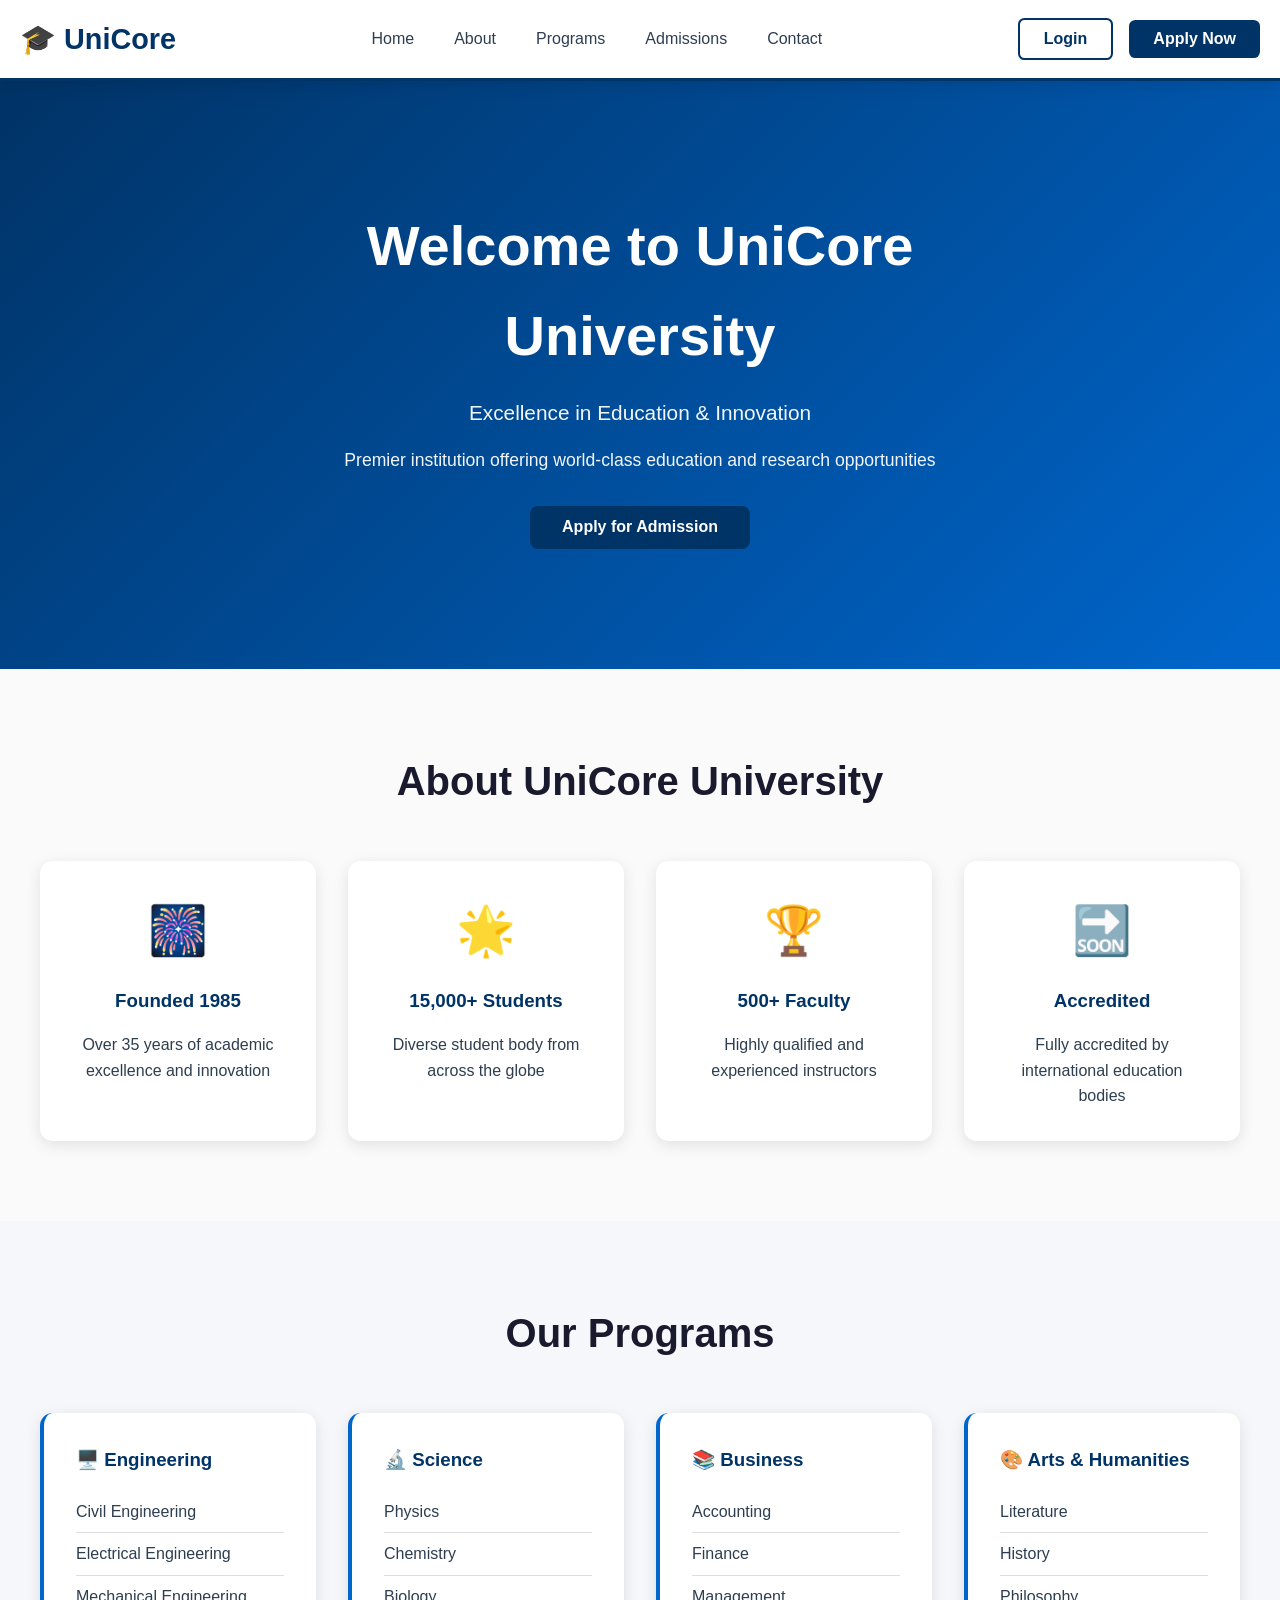
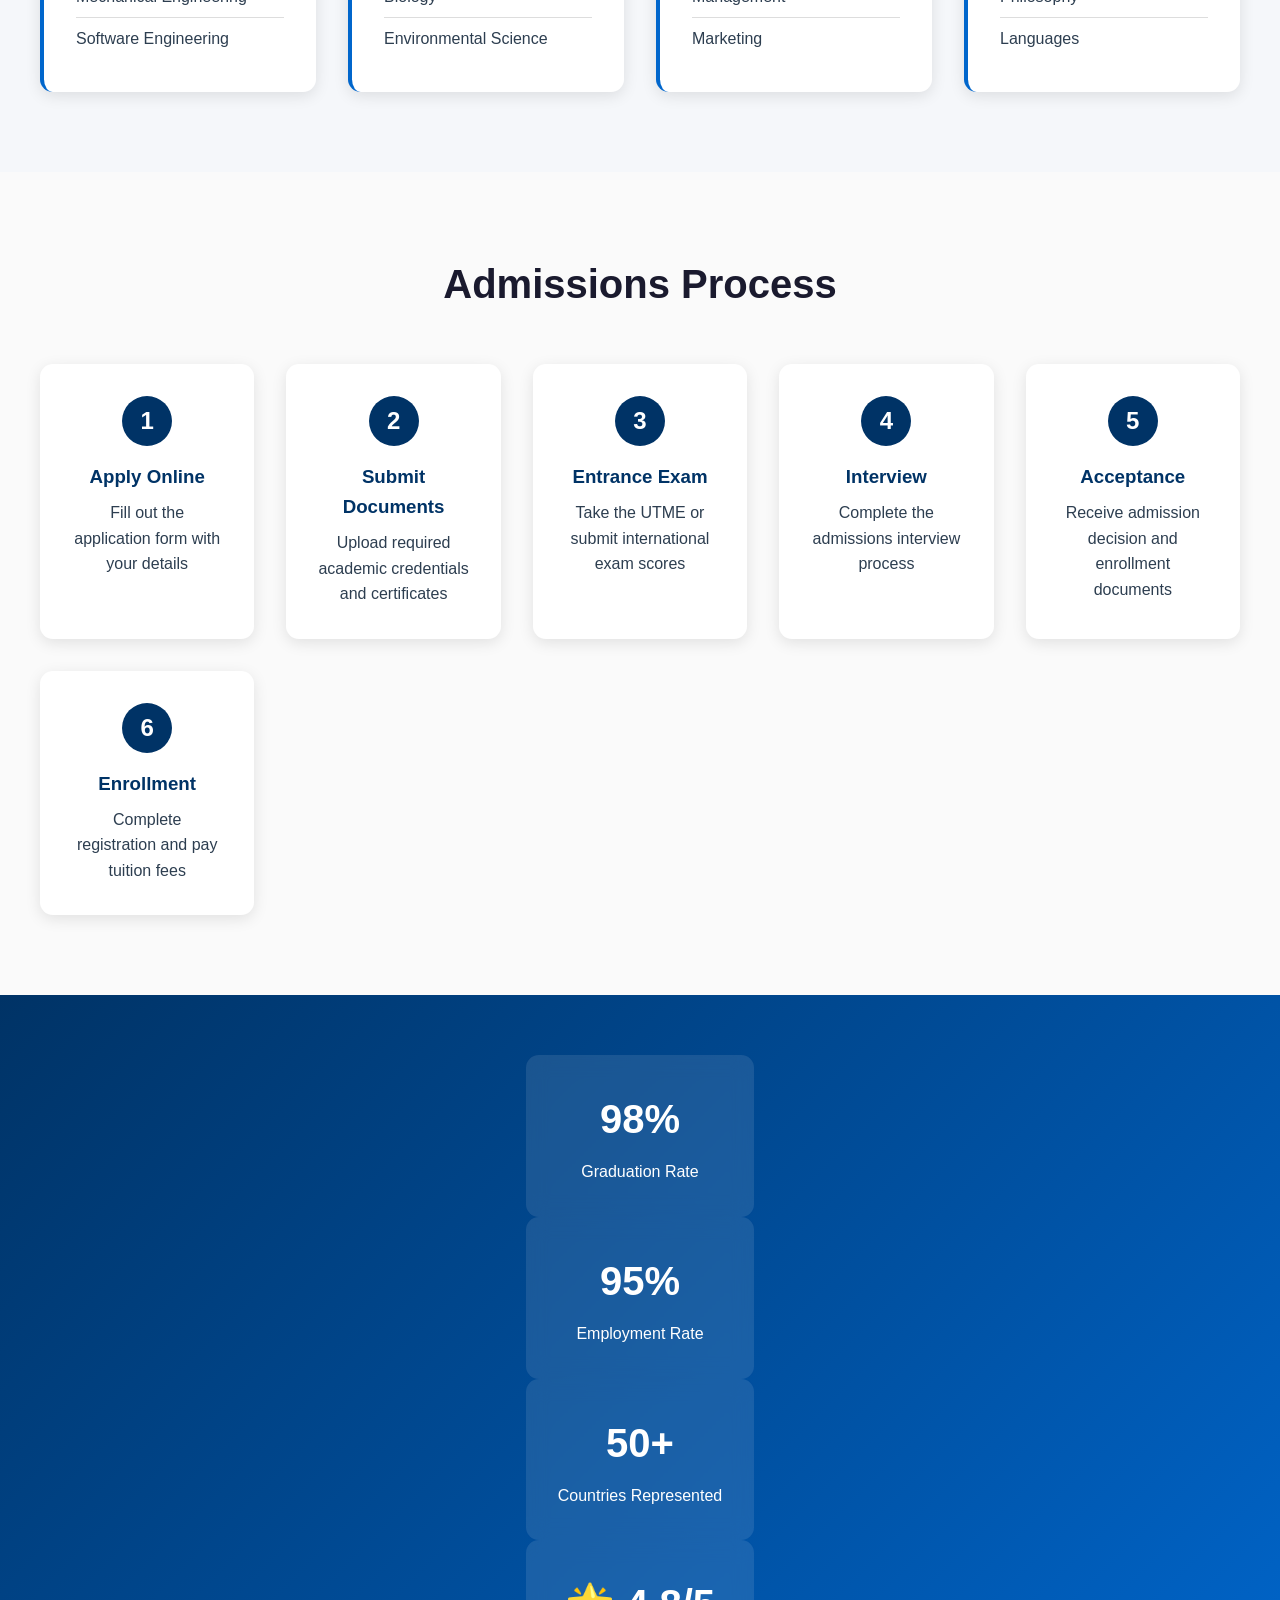
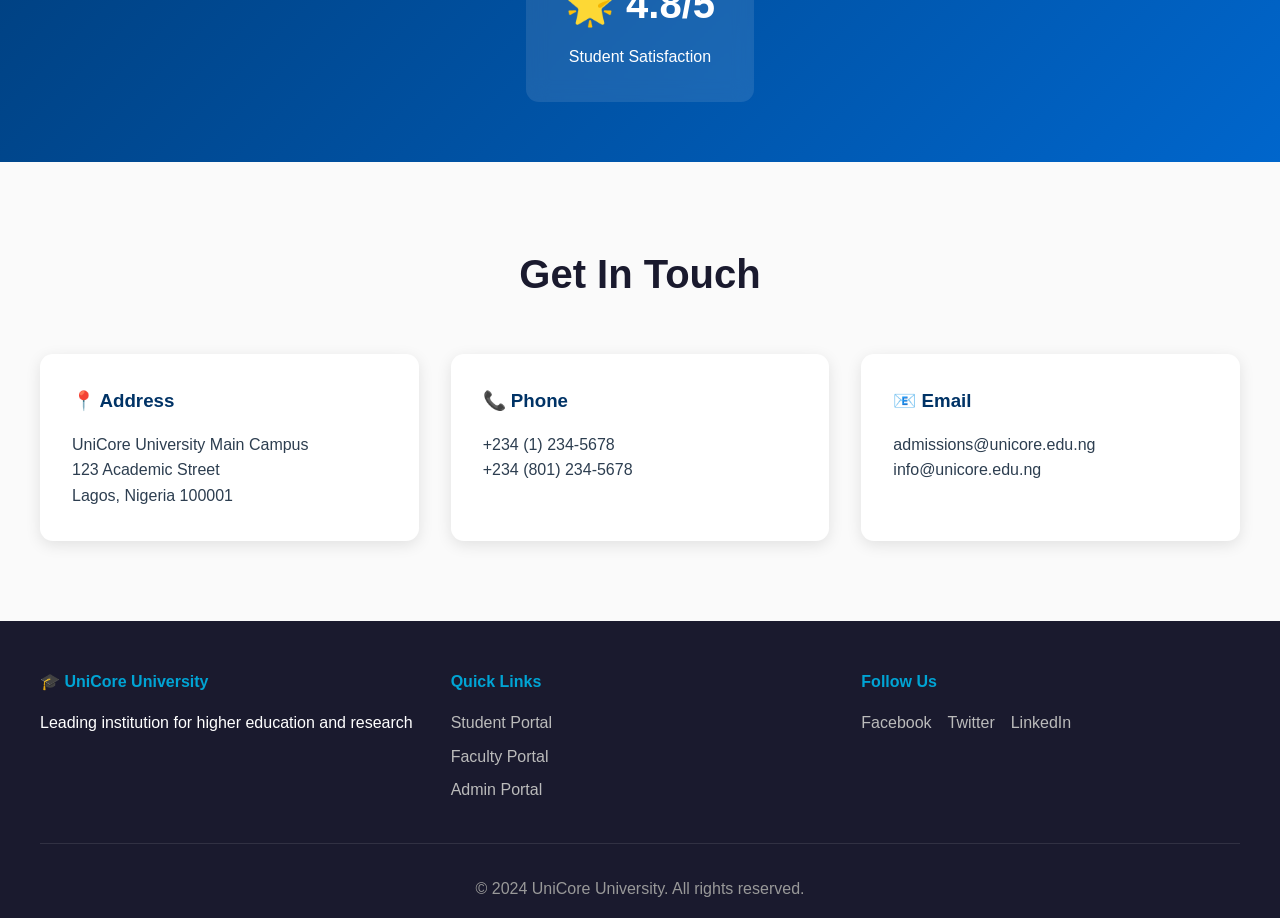
<file: index.html>
<!DOCTYPE html>
<html lang="en">
<head>
    <meta charset="UTF-8">
    <meta name="viewport" content="width=device-width, initial-scale=1.0">
    <title>UniCore - University Management System</title>
    <link rel="stylesheet" href="styles.css">
</head>
<body>
    <!-- Navigation -->
    <nav class="navbar">
        <div class="container">
            <div class="nav-brand">🎓 UniCore</div>
            <ul class="nav-links">
                <li><a href="index.html">Home</a></li>
                <li><a href="#about">About</a></li>
                <li><a href="#programs">Programs</a></li>
                <li><a href="#admissions">Admissions</a></li>
                <li><a href="#contact">Contact</a></li>
            </ul>
            <div class="nav-buttons">
                <button class="btn-login" onclick="openModal('loginModal')">Login</button>
                <button class="btn-signup" onclick="openModal('signupModal')">Apply Now</button>
            </div>
        </div>
    </nav>

    <!-- Hero Section -->
    <section class="hero">
        <div class="hero-content">
            <h1>Welcome to UniCore University</h1>
            <p>Excellence in Education & Innovation</p>
            <p class="hero-subtitle">Premier institution offering world-class education and research opportunities</p>
            <button class="btn-primary" onclick="openModal('signupModal')">Apply for Admission</button>
        </div>
    </section>

    <!-- About Section -->
    <section id="about" class="about-section">
        <div class="container">
            <h2>About UniCore University</h2>
            <div class="about-grid">
                <div class="about-card">
                    <div class="about-icon">🎆</div>
                    <h3>Founded 1985</h3>
                    <p>Over 35 years of academic excellence and innovation</p>
                </div>
                <div class="about-card">
                    <div class="about-icon">🌟</div>
                    <h3>15,000+ Students</h3>
                    <p>Diverse student body from across the globe</p>
                </div>
                <div class="about-card">
                    <div class="about-icon">🏆</div>
                    <h3>500+ Faculty</h3>
                    <p>Highly qualified and experienced instructors</p>
                </div>
                <div class="about-card">
                    <div class="about-icon">🔜</div>
                    <h3>Accredited</h3>
                    <p>Fully accredited by international education bodies</p>
                </div>
            </div>
        </div>
    </section>

    <!-- Programs Section -->
    <section id="programs" class="programs-section">
        <div class="container">
            <h2>Our Programs</h2>
            <div class="programs-grid">
                <div class="program-card">
                    <h3>🖥️ Engineering</h3>
                    <ul>
                        <li>Civil Engineering</li>
                        <li>Electrical Engineering</li>
                        <li>Mechanical Engineering</li>
                        <li>Software Engineering</li>
                    </ul>
                </div>
                <div class="program-card">
                    <h3>🔬 Science</h3>
                    <ul>
                        <li>Physics</li>
                        <li>Chemistry</li>
                        <li>Biology</li>
                        <li>Environmental Science</li>
                    </ul>
                </div>
                <div class="program-card">
                    <h3>📚 Business</h3>
                    <ul>
                        <li>Accounting</li>
                        <li>Finance</li>
                        <li>Management</li>
                        <li>Marketing</li>
                    </ul>
                </div>
                <div class="program-card">
                    <h3>🎨 Arts & Humanities</h3>
                    <ul>
                        <li>Literature</li>
                        <li>History</li>
                        <li>Philosophy</li>
                        <li>Languages</li>
                    </ul>
                </div>
            </div>
        </div>
    </section>

    <!-- Admissions Section -->
    <section id="admissions" class="admissions-section">
        <div class="container">
            <h2>Admissions Process</h2>
            <div class="steps-container">
                <div class="step">
                    <div class="step-number">1</div>
                    <h3>Apply Online</h3>
                    <p>Fill out the application form with your details</p>
                </div>
                <div class="step">
                    <div class="step-number">2</div>
                    <h3>Submit Documents</h3>
                    <p>Upload required academic credentials and certificates</p>
                </div>
                <div class="step">
                    <div class="step-number">3</div>
                    <h3>Entrance Exam</h3>
                    <p>Take the UTME or submit international exam scores</p>
                </div>
                <div class="step">
                    <div class="step-number">4</div>
                    <h3>Interview</h3>
                    <p>Complete the admissions interview process</p>
                </div>
                <div class="step">
                    <div class="step-number">5</div>
                    <h3>Acceptance</h3>
                    <p>Receive admission decision and enrollment documents</p>
                </div>
                <div class="step">
                    <div class="step-number">6</div>
                    <h3>Enrollment</h3>
                    <p>Complete registration and pay tuition fees</p>
                </div>
            </div>
        </div>
    </section>

    <!-- Quick Stats -->
    <section class="stats-section">
        <div class="container">
            <div class="stat-box">
                <h3>98%</h3>
                <p>Graduation Rate</p>
            </div>
            <div class="stat-box">
                <h3>95%</h3>
                <p>Employment Rate</p>
            </div>
            <div class="stat-box">
                <h3>50+</h3>
                <p>Countries Represented</p>
            </div>
            <div class="stat-box">
                <h3>🌟 4.8/5</h3>
                <p>Student Satisfaction</p>
            </div>
        </div>
    </section>

    <!-- Contact Section -->
    <section id="contact" class="contact-section">
        <div class="container">
            <h2>Get In Touch</h2>
            <div class="contact-grid">
                <div class="contact-info">
                    <h3>📍 Address</h3>
                    <p>UniCore University Main Campus<br>123 Academic Street<br>Lagos, Nigeria 100001</p>
                </div>
                <div class="contact-info">
                    <h3>📞 Phone</h3>
                    <p>+234 (1) 234-5678<br>+234 (801) 234-5678</p>
                </div>
                <div class="contact-info">
                    <h3>📧 Email</h3>
                    <p>admissions@unicore.edu.ng<br>info@unicore.edu.ng</p>
                </div>
            </div>
        </div>
    </section>

    <!-- Footer -->
    <footer class="footer">
        <div class="container">
            <div class="footer-content">
                <div class="footer-section">
                    <h4>🎓 UniCore University</h4>
                    <p>Leading institution for higher education and research</p>
                </div>
                <div class="footer-section">
                    <h4>Quick Links</h4>
                    <ul>
                        <li><a href="#">Student Portal</a></li>
                        <li><a href="#">Faculty Portal</a></li>
                        <li><a href="#">Admin Portal</a></li>
                    </ul>
                </div>
                <div class="footer-section">
                    <h4>Follow Us</h4>
                    <div class="social-links">
                        <a href="#">Facebook</a>
                        <a href="#">Twitter</a>
                        <a href="#">LinkedIn</a>
                    </div>
                </div>
            </div>
            <div class="footer-bottom">
                <p>&copy; 2024 UniCore University. All rights reserved.</p>
            </div>
        </div>
    </footer>

    <!-- Login Modal -->
    <div id="loginModal" class="modal">
        <div class="modal-content">
            <span class="close" onclick="closeModal('loginModal')">&times;</span>
            <h2>Portal Login</h2>
            <div class="role-selector">
                <button class="role-btn active" onclick="selectRole('student')">Student</button>
                <button class="role-btn" onclick="selectRole('faculty')">Faculty</button>
                <button class="role-btn" onclick="selectRole('admin')">Admin</button>
            </div>
            <form id="loginForm">
                <input type="text" placeholder="Matric Number / Staff ID" required>
                <input type="password" placeholder="Password" required>
                <button type="submit" class="btn-primary">Login</button>
            </form>
            <p class="forgot-password"><a href="#">Forgot Password?</a></p>
        </div>
    </div>

    <!-- Signup Modal -->
    <div id="signupModal" class="modal">
        <div class="modal-content">
            <span class="close" onclick="closeModal('signupModal')">&times;</span>
            <h2>Apply for Admission</h2>
            <form id="signupForm">
                <input type="text" placeholder="Full Name" required>
                <input type="email" placeholder="Email Address" required>
                <input type="tel" placeholder="Phone Number" required>
                <select required>
                    <option>-- Select Program --</option>
                    <option>Civil Engineering</option>
                    <option>Software Engineering</option>
                    <option>Business Administration</option>
                    <option>Computer Science</option>
                </select>
                <input type="password" placeholder="Create Password" required>
                <input type="password" placeholder="Confirm Password" required>
                <label><input type="checkbox" required> I agree to the Terms & Conditions</label>
                <button type="submit" class="btn-primary">Apply Now</button>
            </form>
        </div>
    </div>

    <script src="main.js"></script>
</body>
</html>
</file>
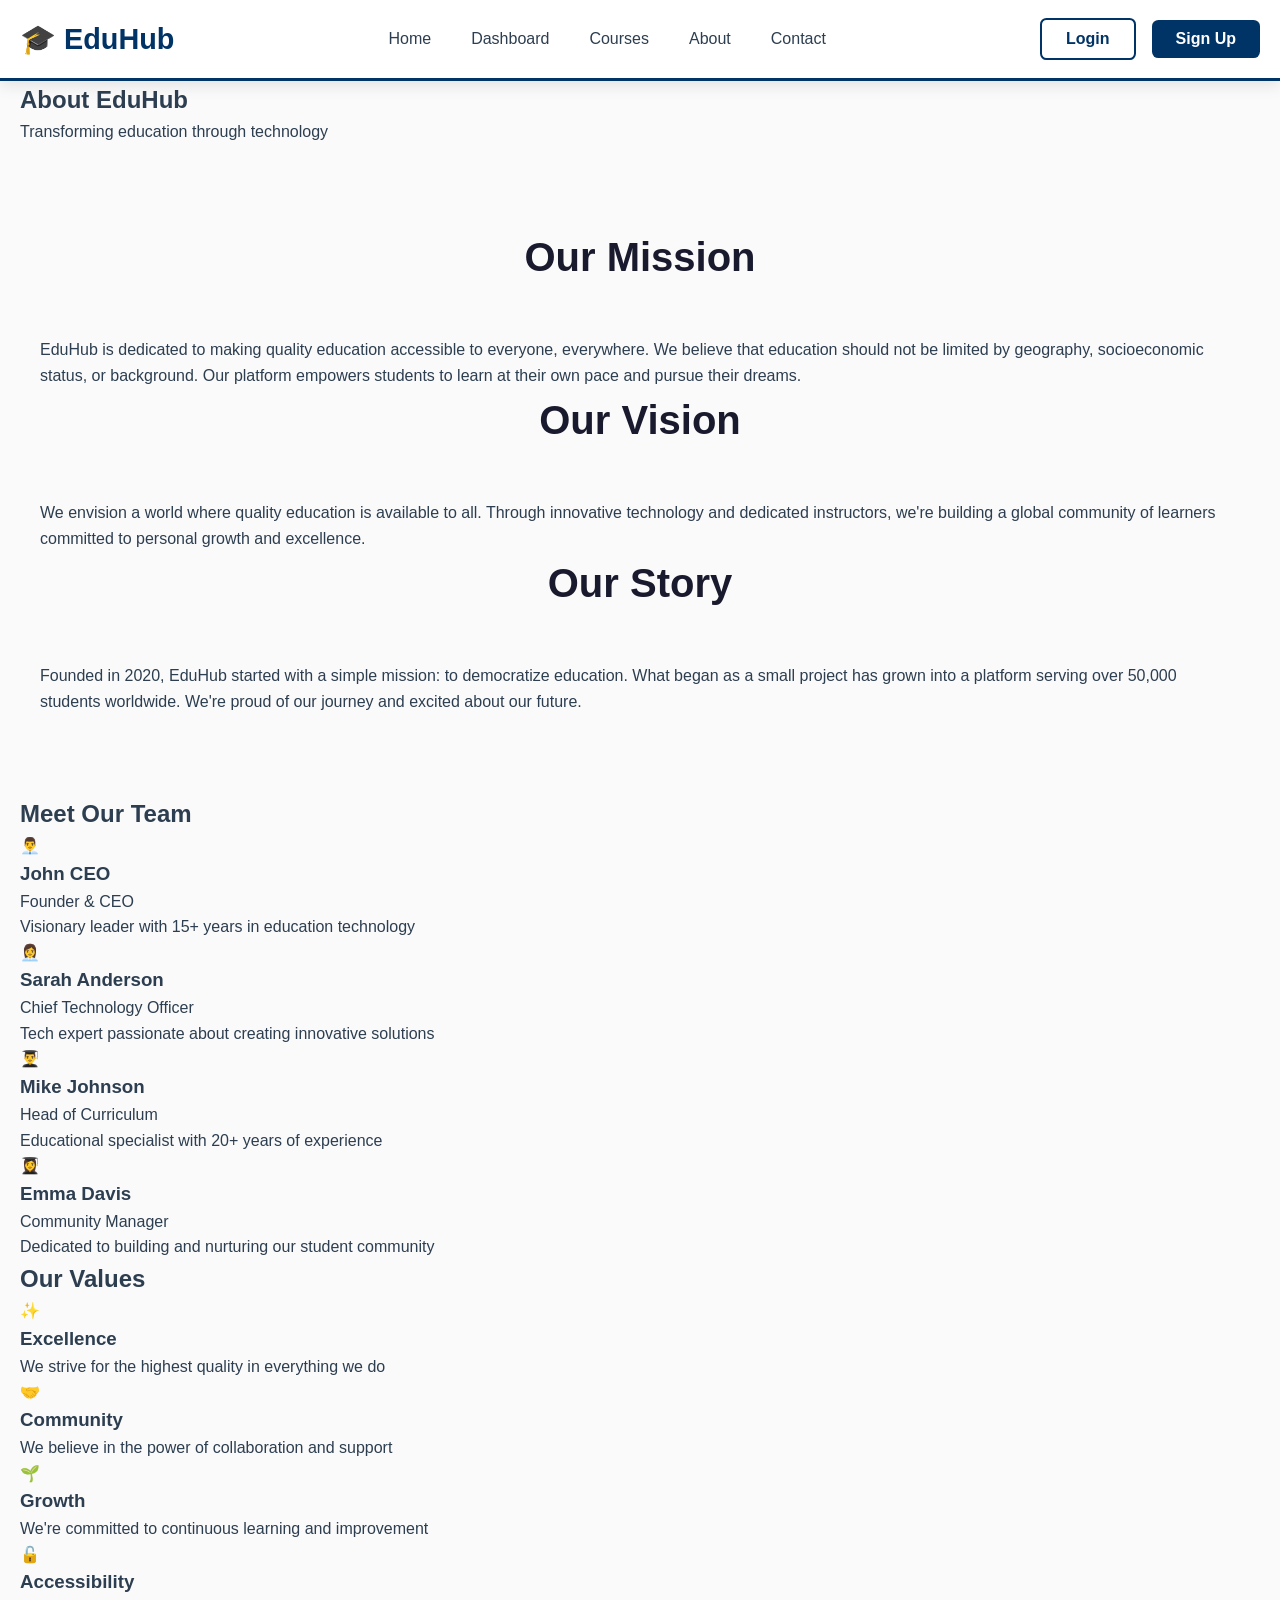
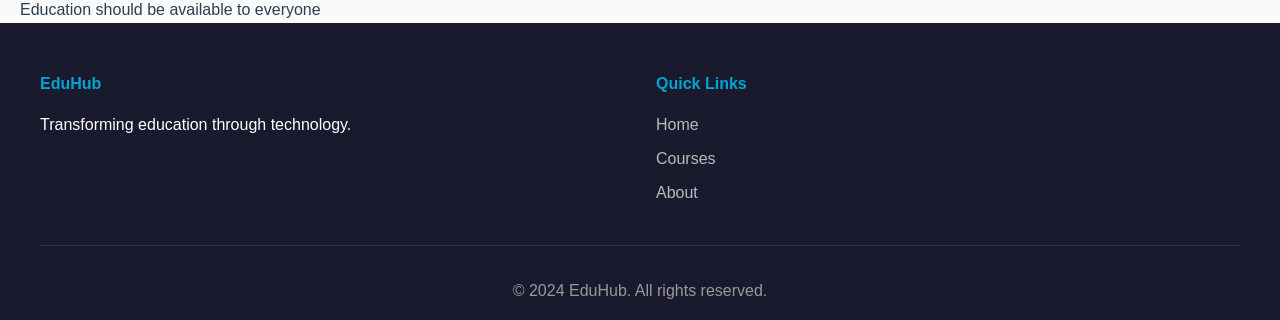
<file: about.html>
<!DOCTYPE html>
<html lang="en">
<head>
    <meta charset="UTF-8">
    <meta name="viewport" content="width=device-width, initial-scale=1.0">
    <title>About Us - EduHub</title>
    <link rel="stylesheet" href="styles.css">
</head>
<body>
    <!-- Navigation -->
    <nav class="navbar">
        <div class="container">
            <div class="nav-brand">🎓 EduHub</div>
            <ul class="nav-links">
                <li><a href="index.html">Home</a></li>
                <li><a href="dashboard.html">Dashboard</a></li>
                <li><a href="courses.html">Courses</a></li>
                <li><a href="about.html" class="active">About</a></li>
                <li><a href="contact.html">Contact</a></li>
            </ul>
            <div class="nav-buttons">
                <button class="btn-login" onclick="openModal('loginModal')">Login</button>
                <button class="btn-signup" onclick="openModal('signupModal')">Sign Up</button>
            </div>
        </div>
    </nav>

    <!-- Page Header -->
    <section class="page-header">
        <div class="container">
            <h1>About EduHub</h1>
            <p>Transforming education through technology</p>
        </div>
    </section>

    <!-- About Content -->
    <section class="about-section">
        <div class="container">
            <div class="about-content">
                <h2>Our Mission</h2>
                <p>EduHub is dedicated to making quality education accessible to everyone, everywhere. We believe that education should not be limited by geography, socioeconomic status, or background. Our platform empowers students to learn at their own pace and pursue their dreams.</p>
            </div>

            <div class="about-content">
                <h2>Our Vision</h2>
                <p>We envision a world where quality education is available to all. Through innovative technology and dedicated instructors, we're building a global community of learners committed to personal growth and excellence.</p>
            </div>

            <div class="about-content">
                <h2>Our Story</h2>
                <p>Founded in 2020, EduHub started with a simple mission: to democratize education. What began as a small project has grown into a platform serving over 50,000 students worldwide. We're proud of our journey and excited about our future.</p>
            </div>
        </div>
    </section>

    <!-- Team Section -->
    <section class="team-section">
        <div class="container">
            <h2>Meet Our Team</h2>
            <div class="team-grid">
                <div class="team-member">
                    <div class="member-avatar">👨‍💼</div>
                    <h3>John CEO</h3>
                    <p>Founder & CEO</p>
                    <p class="member-bio">Visionary leader with 15+ years in education technology</p>
                </div>
                <div class="team-member">
                    <div class="member-avatar">👩‍💼</div>
                    <h3>Sarah Anderson</h3>
                    <p>Chief Technology Officer</p>
                    <p class="member-bio">Tech expert passionate about creating innovative solutions</p>
                </div>
                <div class="team-member">
                    <div class="member-avatar">👨‍🎓</div>
                    <h3>Mike Johnson</h3>
                    <p>Head of Curriculum</p>
                    <p class="member-bio">Educational specialist with 20+ years of experience</p>
                </div>
                <div class="team-member">
                    <div class="member-avatar">👩‍🎓</div>
                    <h3>Emma Davis</h3>
                    <p>Community Manager</p>
                    <p class="member-bio">Dedicated to building and nurturing our student community</p>
                </div>
            </div>
        </div>
    </section>

    <!-- Values Section -->
    <section class="values-section">
        <div class="container">
            <h2>Our Values</h2>
            <div class="values-grid">
                <div class="value-card">
                    <div class="value-icon">✨</div>
                    <h3>Excellence</h3>
                    <p>We strive for the highest quality in everything we do</p>
                </div>
                <div class="value-card">
                    <div class="value-icon">🤝</div>
                    <h3>Community</h3>
                    <p>We believe in the power of collaboration and support</p>
                </div>
                <div class="value-card">
                    <div class="value-icon">🌱</div>
                    <h3>Growth</h3>
                    <p>We're committed to continuous learning and improvement</p>
                </div>
                <div class="value-card">
                    <div class="value-icon">🔓</div>
                    <h3>Accessibility</h3>
                    <p>Education should be available to everyone</p>
                </div>
            </div>
        </div>
    </section>

    <!-- Footer -->
    <footer class="footer">
        <div class="container">
            <div class="footer-content">
                <div class="footer-section">
                    <h4>EduHub</h4>
                    <p>Transforming education through technology.</p>
                </div>
                <div class="footer-section">
                    <h4>Quick Links</h4>
                    <ul>
                        <li><a href="index.html">Home</a></li>
                        <li><a href="courses.html">Courses</a></li>
                        <li><a href="about.html">About</a></li>
                    </ul>
                </div>
            </div>
            <div class="footer-bottom">
                <p>&copy; 2024 EduHub. All rights reserved.</p>
            </div>
        </div>
    </footer>
</body>
</html>
</file>
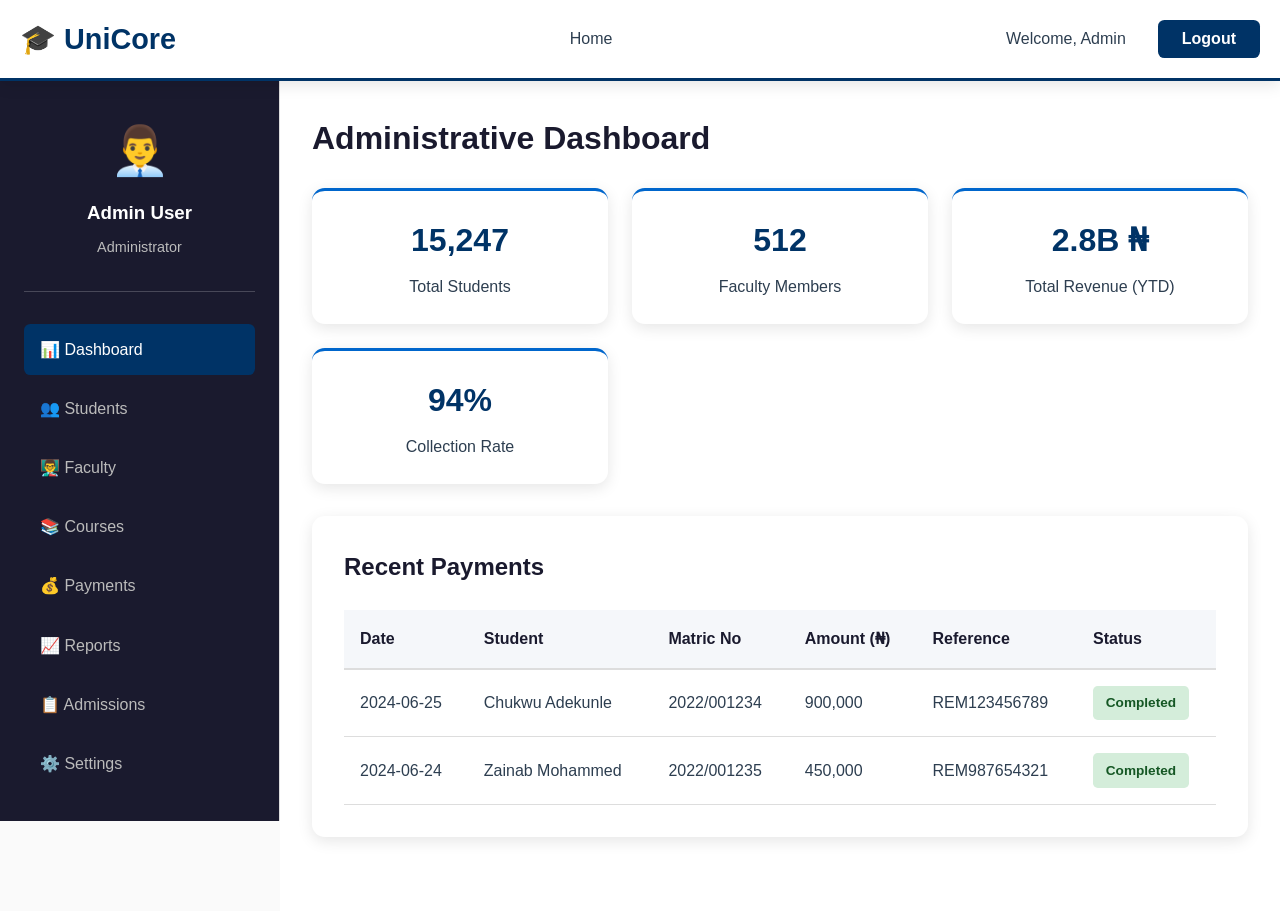
<file: admin.html>
<!DOCTYPE html>
<html lang="en">
<head>
    <meta charset="UTF-8">
    <meta name="viewport" content="width=device-width, initial-scale=1.0">
    <title>Admin Portal - UniCore University</title>
    <link rel="stylesheet" href="styles.css">
</head>
<body>
    <!-- Navigation -->
    <nav class="navbar">
        <div class="container">
            <div class="nav-brand">🎓 UniCore</div>
            <ul class="nav-links">
                <li><a href="index.html">Home</a></li>
            </ul>
            <div class="nav-buttons">
                <span class="user-name">Welcome, Admin</span>
                <button class="btn-logout" onclick="logout()">Logout</button>
            </div>
        </div>
    </nav>

    <!-- Dashboard Container -->
    <div class="dashboard-container">
        <!-- Sidebar -->
        <aside class="dashboard-sidebar">
            <div class="user-profile">
                <div class="user-avatar">👨‍💼</div>
                <h3>Admin User</h3>
                <p>Administrator</p>
            </div>
            <nav class="dashboard-nav">
                <a href="#" class="nav-item active" onclick="switchTab('dashboard')">📊 Dashboard</a>
                <a href="#" class="nav-item" onclick="switchTab('students')">👥 Students</a>
                <a href="#" class="nav-item" onclick="switchTab('faculty')">👨‍🏫 Faculty</a>
                <a href="#" class="nav-item" onclick="switchTab('courses')">📚 Courses</a>
                <a href="#" class="nav-item" onclick="switchTab('payments')">💰 Payments</a>
                <a href="#" class="nav-item" onclick="switchTab('reports')">📈 Reports</a>
                <a href="#" class="nav-item" onclick="switchTab('admissions')">📋 Admissions</a>
                <a href="#" class="nav-item" onclick="switchTab('settings')">⚙️ Settings</a>
            </nav>
        </aside>

        <!-- Main Content -->
        <main class="dashboard-main">
            <!-- Dashboard Tab -->
            <div id="dashboard" class="tab-content active">
                <h1>Administrative Dashboard</h1>
                <div class="admin-stats">
                    <div class="stat-card">
                        <h3>15,247</h3>
                        <p>Total Students</p>
                    </div>
                    <div class="stat-card">
                        <h3>512</h3>
                        <p>Faculty Members</p>
                    </div>
                    <div class="stat-card">
                        <h3>2.8B ₦</h3>
                        <p>Total Revenue (YTD)</p>
                    </div>
                    <div class="stat-card">
                        <h3>94%</h3>
                        <p>Collection Rate</p>
                    </div>
                </div>

                <div class="dashboard-section">
                    <h2>Recent Payments</h2>
                    <table>
                        <thead>
                            <tr>
                                <th>Date</th>
                                <th>Student</th>
                                <th>Matric No</th>
                                <th>Amount (₦)</th>
                                <th>Reference</th>
                                <th>Status</th>
                            </tr>
                        </thead>
                        <tbody>
                            <tr>
                                <td>2024-06-25</td>
                                <td>Chukwu Adekunle</td>
                                <td>2022/001234</td>
                                <td>900,000</td>
                                <td>REM123456789</td>
                                <td><span class="badge success">Completed</span></td>
                            </tr>
                            <tr>
                                <td>2024-06-24</td>
                                <td>Zainab Mohammed</td>
                                <td>2022/001235</td>
                                <td>450,000</td>
                                <td>REM987654321</td>
                                <td><span class="badge success">Completed</span></td>
                            </tr>
                        </tbody>
                    </table>
                </div>
            </div>

            <!-- Students Tab -->
            <div id="students" class="tab-content">
                <h1>Student Management</h1>
                <button class="btn-primary">Add New Student</button>
                <div class="students-table" style="margin-top: 1rem;">
                    <table>
                        <thead>
                            <tr>
                                <th>Matric No</th>
                                <th>Name</th>
                                <th>Program</th>
                                <th>Level</th>
                                <th>GPA</th>
                                <th>Actions</th>
                            </tr>
                        </thead>
                        <tbody>
                            <tr>
                                <td>2022/001234</td>
                                <td>Chukwu Adekunle</td>
                                <td>Civil Engineering</td>
                                <td>200</td>
                                <td>3.75</td>
                                <td><button class="btn-small">Edit</button></td>
                            </tr>
                        </tbody>
                    </table>
                </div>
            </div>

            <!-- Faculty Tab -->
            <div id="faculty" class="tab-content">
                <h1>Faculty Management</h1>
                <button class="btn-primary">Add Faculty Member</button>
                <div class="faculty-table" style="margin-top: 1rem;">
                    <table>
                        <thead>
                            <tr>
                                <th>Staff ID</th>
                                <th>Name</th>
                                <th>Title</th>
                                <th>Department</th>
                                <th>Actions</th>
                            </tr>
                        </thead>
                        <tbody>
                            <tr>
                                <td>FAC-2015-008</td>
                                <td>Dr. Ngozi Okafor</td>
                                <td>Senior Lecturer</td>
                                <td>Civil Engineering</td>
                                <td><button class="btn-small">Edit</button></td>
                            </tr>
                        </tbody>
                    </table>
                </div>
            </div>

            <!-- Courses Tab -->
            <div id="courses" class="tab-content">
                <h1>Course Management</h1>
                <button class="btn-primary">Add New Course</button>
                <div class="courses-table" style="margin-top: 1rem;">
                    <table>
                        <thead>
                            <tr>
                                <th>Course Code</th>
                                <th>Course Title</th>
                                <th>Instructor</th>
                                <th>Units</th>
                                <th>Actions</th>
                            </tr>
                        </thead>
                        <tbody>
                            <tr>
                                <td>CEE 302</td>
                                <td>Structural Analysis II</td>
                                <td>Dr. Ngozi Okafor</td>
                                <td>3</td>
                                <td><button class="btn-small">Edit</button></td>
                            </tr>
                        </tbody>
                    </table>
                </div>
            </div>

            <!-- Payments Tab -->
            <div id="payments" class="tab-content">
                <h1>Payment Management</h1>
                <div class="payment-summary">
                    <div class="payment-stat">
                        <h3>2.8B ₦</h3>
                        <p>Total Collected</p>
                    </div>
                    <div class="payment-stat">
                        <h3>180M ₦</h3>
                        <p>Outstanding</p>
                    </div>
                    <div class="payment-stat">
                        <h3>94%</h3>
                        <p>Collection Rate</p>
                    </div>
                </div>
                <div class="payment-table" style="margin-top: 2rem;">
                    <h2>Payment Records</h2>
                    <table>
                        <thead>
                            <tr>
                                <th>Date</th>
                                <th>Student</th>
                                <th>Amount (₦)</th>
                                <th>Method</th>
                                <th>Reference</th>
                                <th>Invoice</th>
                            </tr>
                        </thead>
                        <tbody>
                            <tr>
                                <td>2024-06-25</td>
                                <td>Chukwu Adekunle</td>
                                <td>900,000</td>
                                <td>Remita</td>
                                <td>REM123456789</td>
                                <td><a href="#">INV-2024-001</a></td>
                            </tr>
                        </tbody>
                    </table>
                </div>
            </div>

            <!-- Reports Tab -->
            <div id="reports" class="tab-content">
                <h1>Reports & Analytics</h1>
                <div class="reports-menu">
                    <button class="btn-secondary">📊 Student Performance Report</button>
                    <button class="btn-secondary">💰 Financial Report</button>
                    <button class="btn-secondary">👥 Enrollment Report</button>
                    <button class="btn-secondary">📈 Revenue Report</button>
                </div>
            </div>

            <!-- Admissions Tab -->
            <div id="admissions" class="tab-content">
                <h1>Admissions Management</h1>
                <div class="admissions-table">
                    <table>
                        <thead>
                            <tr>
                                <th>Name</th>
                                <th>Program</th>
                                <th>Status</th>
                                <th>Actions</th>
                            </tr>
                        </thead>
                        <tbody>
                            <tr>
                                <td>Chisom Obi</td>
                                <td>Software Engineering</td>
                                <td><span class="badge pending">Pending</span></td>
                                <td><button class="btn-small">Review</button></td>
                            </tr>
                        </tbody>
                    </table>
                </div>
            </div>

            <!-- Settings Tab -->
            <div id="settings" class="tab-content">
                <h1>System Settings</h1>
                <div class="settings-form">
                    <h2>University Information</h2>
                    <div class="form-group">
                        <label>University Name</label>
                        <input type="text" value="UniCore University">
                    </div>
                    <div class="form-group">
                        <label>Academic Session</label>
                        <input type="text" value="2024/2025">
                    </div>
                    <div class="form-group">
                        <label>Current Semester</label>
                        <select>
                            <option selected>First Semester</option>
                            <option>Second Semester</option>
                        </select>
                    </div>
                    <button class="btn-primary">Save Settings</button>
                </div>
            </div>
        </main>
    </div>

    <script src="admin.js"></script>
</body>
</html>
</file>
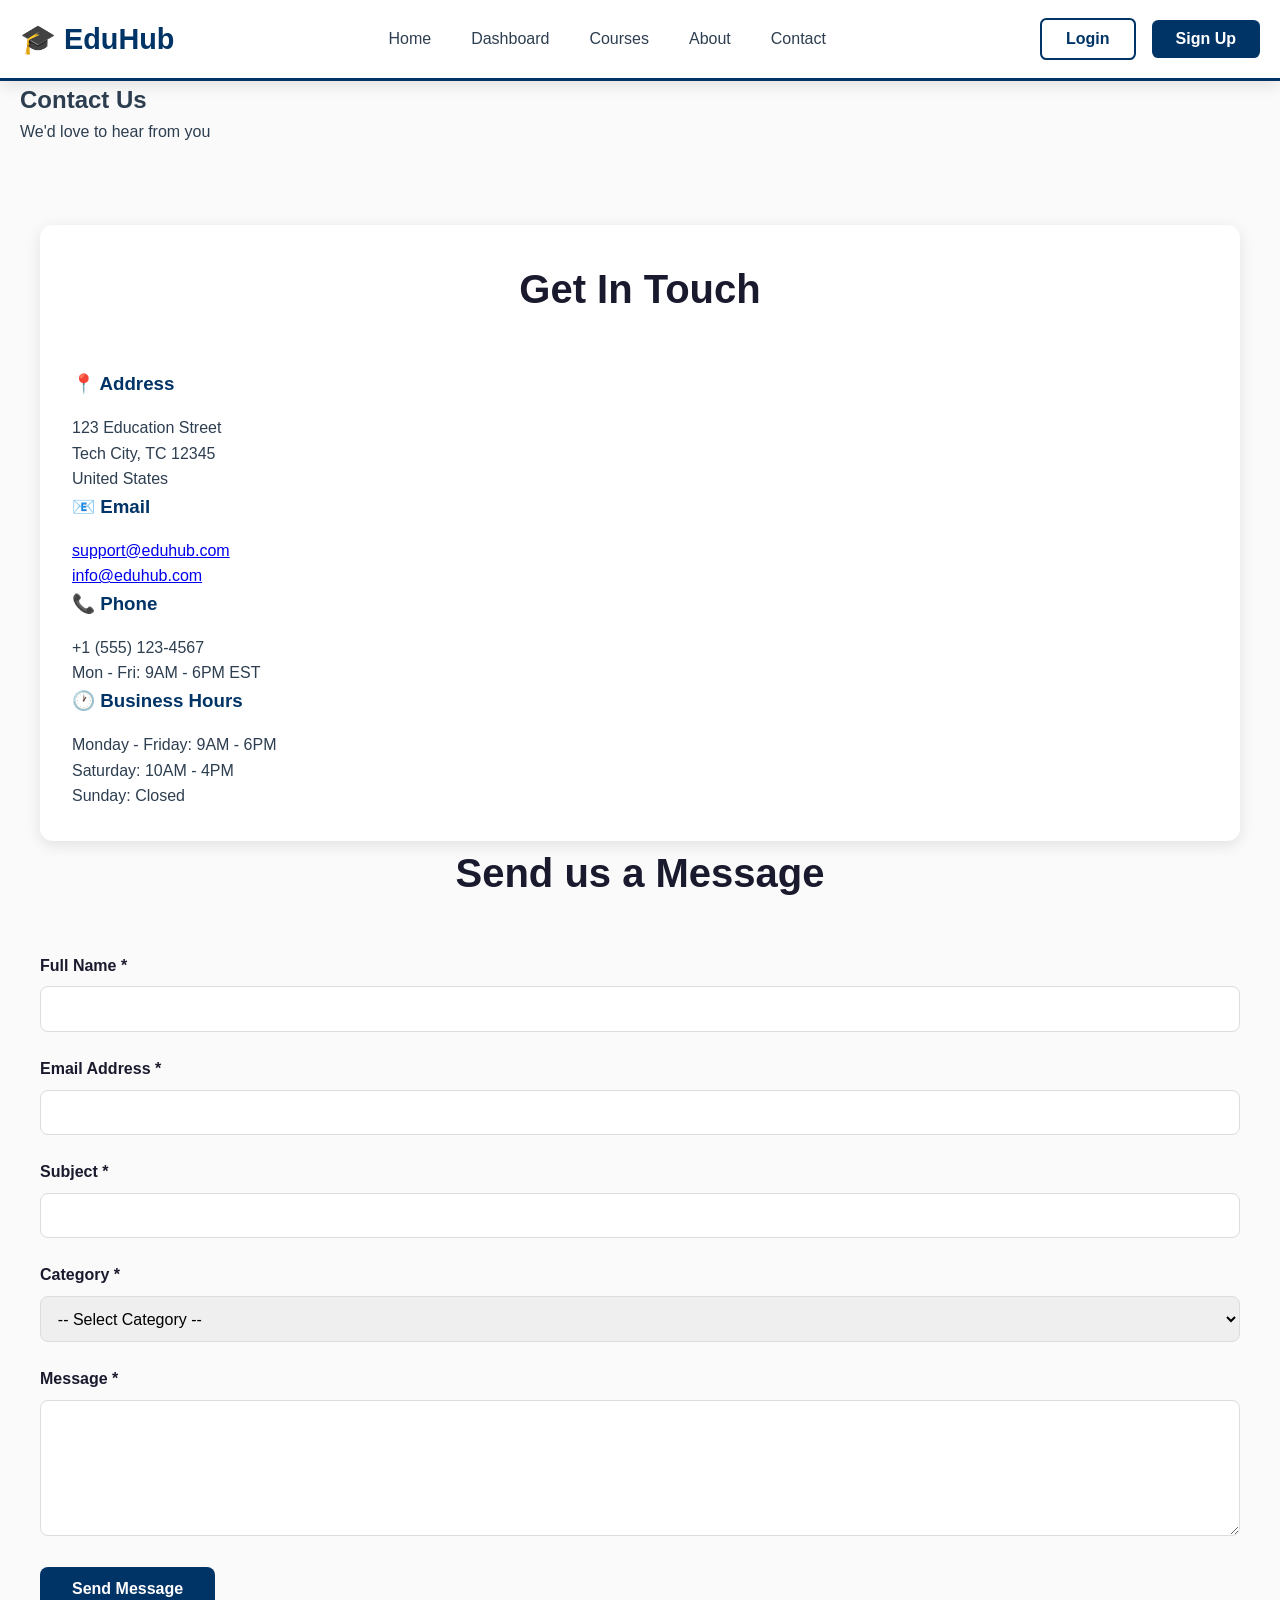
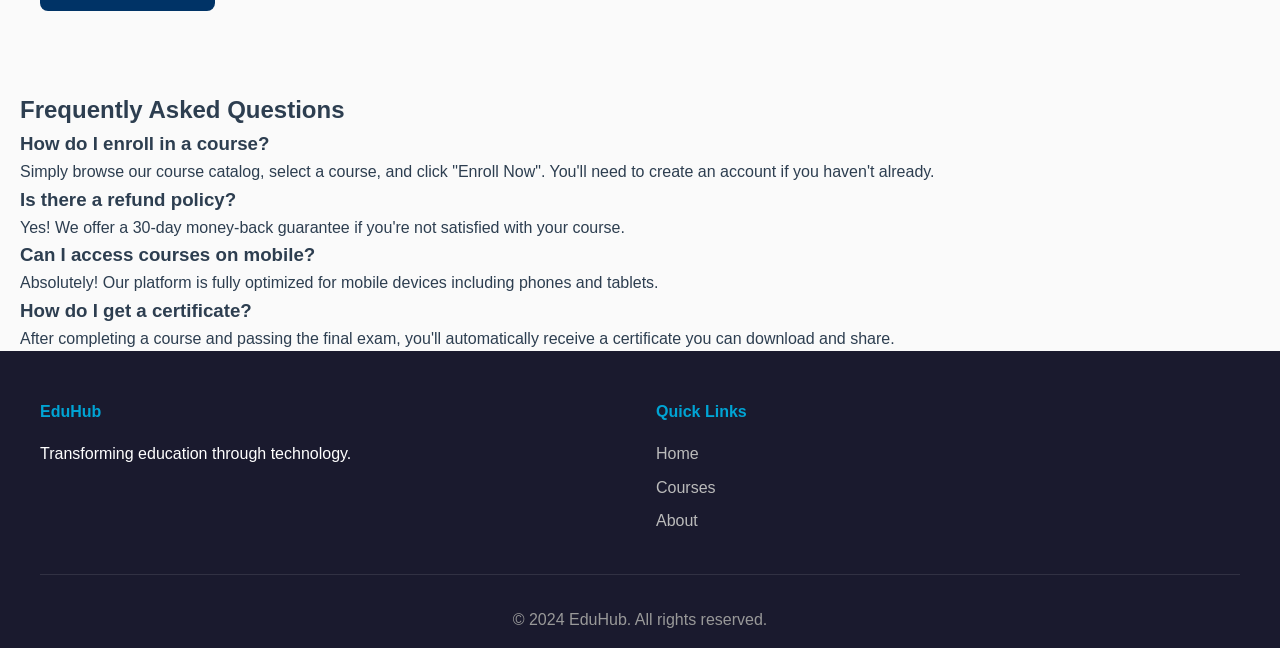
<file: contact.html>
<!DOCTYPE html>
<html lang="en">
<head>
    <meta charset="UTF-8">
    <meta name="viewport" content="width=device-width, initial-scale=1.0">
    <title>Contact Us - EduHub</title>
    <link rel="stylesheet" href="styles.css">
</head>
<body>
    <!-- Navigation -->
    <nav class="navbar">
        <div class="container">
            <div class="nav-brand">🎓 EduHub</div>
            <ul class="nav-links">
                <li><a href="index.html">Home</a></li>
                <li><a href="dashboard.html">Dashboard</a></li>
                <li><a href="courses.html">Courses</a></li>
                <li><a href="about.html">About</a></li>
                <li><a href="contact.html" class="active">Contact</a></li>
            </ul>
            <div class="nav-buttons">
                <button class="btn-login" onclick="openModal('loginModal')">Login</button>
                <button class="btn-signup" onclick="openModal('signupModal')">Sign Up</button>
            </div>
        </div>
    </nav>

    <!-- Page Header -->
    <section class="page-header">
        <div class="container">
            <h1>Contact Us</h1>
            <p>We'd love to hear from you</p>
        </div>
    </section>

    <!-- Contact Content -->
    <section class="contact-section">
        <div class="container">
            <div class="contact-wrapper">
                <!-- Contact Info -->
                <div class="contact-info">
                    <h2>Get In Touch</h2>
                    <div class="info-item">
                        <h3>📍 Address</h3>
                        <p>123 Education Street<br>Tech City, TC 12345<br>United States</p>
                    </div>
                    <div class="info-item">
                        <h3>📧 Email</h3>
                        <p><a href="mailto:support@eduhub.com">support@eduhub.com</a></p>
                        <p><a href="mailto:info@eduhub.com">info@eduhub.com</a></p>
                    </div>
                    <div class="info-item">
                        <h3>📞 Phone</h3>
                        <p>+1 (555) 123-4567</p>
                        <p>Mon - Fri: 9AM - 6PM EST</p>
                    </div>
                    <div class="info-item">
                        <h3>🕐 Business Hours</h3>
                        <p>Monday - Friday: 9AM - 6PM<br>Saturday: 10AM - 4PM<br>Sunday: Closed</p>
                    </div>
                </div>

                <!-- Contact Form -->
                <div class="contact-form-container">
                    <h2>Send us a Message</h2>
                    <form id="contactForm" class="contact-form">
                        <div class="form-group">
                            <label>Full Name *</label>
                            <input type="text" required>
                        </div>
                        <div class="form-group">
                            <label>Email Address *</label>
                            <input type="email" required>
                        </div>
                        <div class="form-group">
                            <label>Subject *</label>
                            <input type="text" required>
                        </div>
                        <div class="form-group">
                            <label>Category *</label>
                            <select required>
                                <option>-- Select Category --</option>
                                <option>General Inquiry</option>
                                <option>Technical Support</option>
                                <option>Course Question</option>
                                <option>Billing</option>
                                <option>Other</option>
                            </select>
                        </div>
                        <div class="form-group">
                            <label>Message *</label>
                            <textarea rows="6" required></textarea>
                        </div>
                        <button type="submit" class="btn-primary">Send Message</button>
                    </form>
                </div>
            </div>
        </div>
    </section>

    <!-- FAQ Section -->
    <section class="faq-section">
        <div class="container">
            <h2>Frequently Asked Questions</h2>
            <div class="faq-grid">
                <div class="faq-item">
                    <h3>How do I enroll in a course?</h3>
                    <p>Simply browse our course catalog, select a course, and click "Enroll Now". You'll need to create an account if you haven't already.</p>
                </div>
                <div class="faq-item">
                    <h3>Is there a refund policy?</h3>
                    <p>Yes! We offer a 30-day money-back guarantee if you're not satisfied with your course.</p>
                </div>
                <div class="faq-item">
                    <h3>Can I access courses on mobile?</h3>
                    <p>Absolutely! Our platform is fully optimized for mobile devices including phones and tablets.</p>
                </div>
                <div class="faq-item">
                    <h3>How do I get a certificate?</h3>
                    <p>After completing a course and passing the final exam, you'll automatically receive a certificate you can download and share.</p>
                </div>
            </div>
        </div>
    </section>

    <!-- Footer -->
    <footer class="footer">
        <div class="container">
            <div class="footer-content">
                <div class="footer-section">
                    <h4>EduHub</h4>
                    <p>Transforming education through technology.</p>
                </div>
                <div class="footer-section">
                    <h4>Quick Links</h4>
                    <ul>
                        <li><a href="index.html">Home</a></li>
                        <li><a href="courses.html">Courses</a></li>
                        <li><a href="about.html">About</a></li>
                    </ul>
                </div>
            </div>
            <div class="footer-bottom">
                <p>&copy; 2024 EduHub. All rights reserved.</p>
            </div>
        </div>
    </footer>

    <script>
        document.getElementById('contactForm').addEventListener('submit', function(e) {
            e.preventDefault();
            alert('Thank you for your message! We will get back to you soon.');
            this.reset();
        });
    </script>
</body>
</html>
</file>
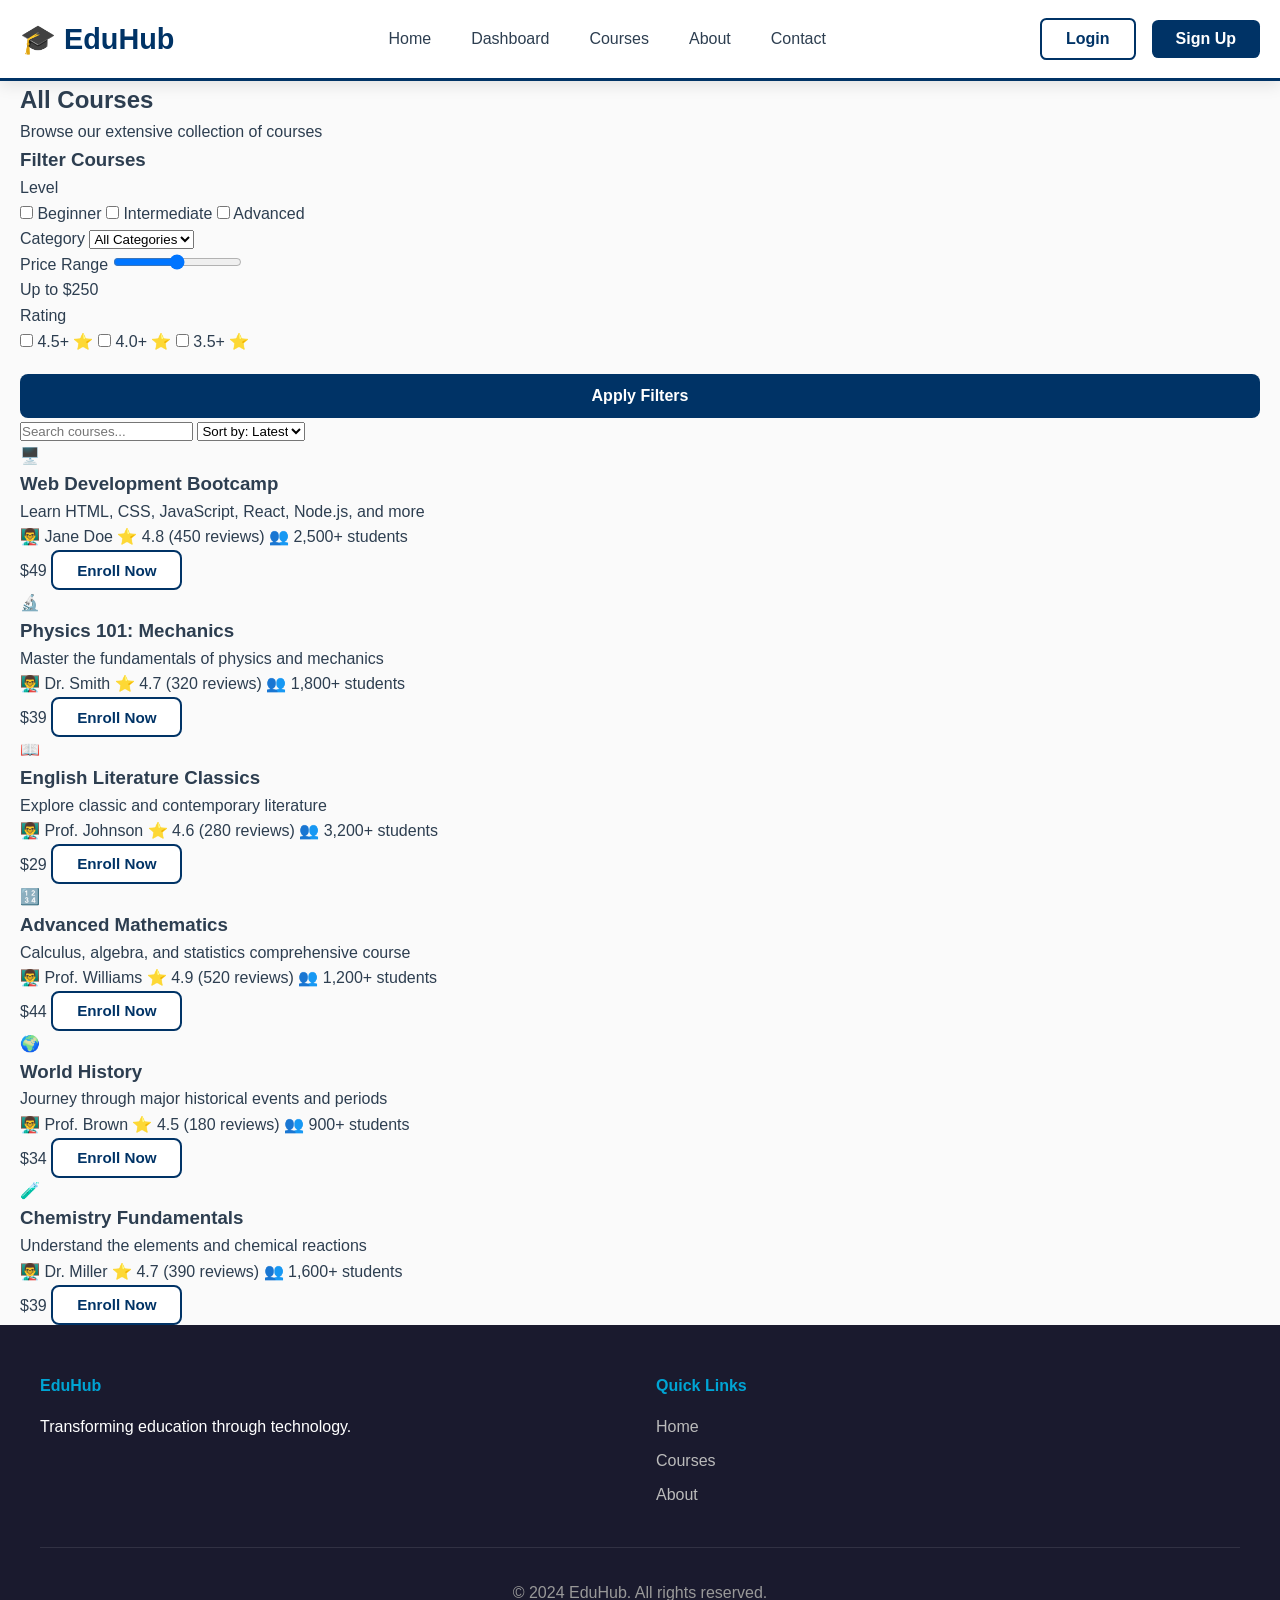
<file: courses.html>
<!DOCTYPE html>
<html lang="en">
<head>
    <meta charset="UTF-8">
    <meta name="viewport" content="width=device-width, initial-scale=1.0">
    <title>Courses - EduHub</title>
    <link rel="stylesheet" href="styles.css">
</head>
<body>
    <!-- Navigation -->
    <nav class="navbar">
        <div class="container">
            <div class="nav-brand">🎓 EduHub</div>
            <ul class="nav-links">
                <li><a href="index.html">Home</a></li>
                <li><a href="dashboard.html">Dashboard</a></li>
                <li><a href="courses.html" class="active">Courses</a></li>
                <li><a href="about.html">About</a></li>
                <li><a href="contact.html">Contact</a></li>
            </ul>
            <div class="nav-buttons">
                <button class="btn-login" onclick="openModal('loginModal')">Login</button>
                <button class="btn-signup" onclick="openModal('signupModal')">Sign Up</button>
            </div>
        </div>
    </nav>

    <!-- Page Header -->
    <section class="page-header">
        <div class="container">
            <h1>All Courses</h1>
            <p>Browse our extensive collection of courses</p>
        </div>
    </section>

    <!-- Filters & Courses -->
    <section class="courses-section">
        <div class="container">
            <div class="courses-wrapper">
                <!-- Sidebar Filters -->
                <aside class="courses-filter">
                    <h3>Filter Courses</h3>
                    
                    <div class="filter-group">
                        <label>Level</label>
                        <div class="filter-options">
                            <label><input type="checkbox"> Beginner</label>
                            <label><input type="checkbox"> Intermediate</label>
                            <label><input type="checkbox"> Advanced</label>
                        </div>
                    </div>

                    <div class="filter-group">
                        <label>Category</label>
                        <select>
                            <option>All Categories</option>
                            <option>Technology</option>
                            <option>Science</option>
                            <option>Mathematics</option>
                            <option>Languages</option>
                            <option>Arts</option>
                        </select>
                    </div>

                    <div class="filter-group">
                        <label>Price Range</label>
                        <input type="range" min="0" max="500" value="250">
                        <p>Up to $<span id="priceValue">250</span></p>
                    </div>

                    <div class="filter-group">
                        <label>Rating</label>
                        <div class="filter-options">
                            <label><input type="checkbox"> 4.5+ ⭐</label>
                            <label><input type="checkbox"> 4.0+ ⭐</label>
                            <label><input type="checkbox"> 3.5+ ⭐</label>
                        </div>
                    </div>

                    <button class="btn-primary" style="width: 100%; margin-top: 20px;">Apply Filters</button>
                </aside>

                <!-- Courses Grid -->
                <div class="courses-main">
                    <div class="courses-toolbar">
                        <input type="text" placeholder="Search courses..." class="search-input">
                        <select class="sort-select">
                            <option>Sort by: Latest</option>
                            <option>Most Popular</option>
                            <option>Highest Rated</option>
                            <option>Lowest Price</option>
                        </select>
                    </div>

                    <div class="all-courses-grid">
                        <div class="course-card-large">
                            <div class="course-image">🖥️</div>
                            <h3>Web Development Bootcamp</h3>
                            <p>Learn HTML, CSS, JavaScript, React, Node.js, and more</p>
                            <div class="course-details">
                                <span>👨‍🏫 Jane Doe</span>
                                <span>⭐ 4.8 (450 reviews)</span>
                                <span>👥 2,500+ students</span>
                            </div>
                            <div class="course-footer-large">
                                <span class="course-price">$49</span>
                                <button class="btn-secondary">Enroll Now</button>
                            </div>
                        </div>

                        <div class="course-card-large">
                            <div class="course-image">🔬</div>
                            <h3>Physics 101: Mechanics</h3>
                            <p>Master the fundamentals of physics and mechanics</p>
                            <div class="course-details">
                                <span>👨‍🏫 Dr. Smith</span>
                                <span>⭐ 4.7 (320 reviews)</span>
                                <span>👥 1,800+ students</span>
                            </div>
                            <div class="course-footer-large">
                                <span class="course-price">$39</span>
                                <button class="btn-secondary">Enroll Now</button>
                            </div>
                        </div>

                        <div class="course-card-large">
                            <div class="course-image">📖</div>
                            <h3>English Literature Classics</h3>
                            <p>Explore classic and contemporary literature</p>
                            <div class="course-details">
                                <span>👨‍🏫 Prof. Johnson</span>
                                <span>⭐ 4.6 (280 reviews)</span>
                                <span>👥 3,200+ students</span>
                            </div>
                            <div class="course-footer-large">
                                <span class="course-price">$29</span>
                                <button class="btn-secondary">Enroll Now</button>
                            </div>
                        </div>

                        <div class="course-card-large">
                            <div class="course-image">🔢</div>
                            <h3>Advanced Mathematics</h3>
                            <p>Calculus, algebra, and statistics comprehensive course</p>
                            <div class="course-details">
                                <span>👨‍🏫 Prof. Williams</span>
                                <span>⭐ 4.9 (520 reviews)</span>
                                <span>👥 1,200+ students</span>
                            </div>
                            <div class="course-footer-large">
                                <span class="course-price">$44</span>
                                <button class="btn-secondary">Enroll Now</button>
                            </div>
                        </div>

                        <div class="course-card-large">
                            <div class="course-image">🌍</div>
                            <h3>World History</h3>
                            <p>Journey through major historical events and periods</p>
                            <div class="course-details">
                                <span>👨‍🏫 Prof. Brown</span>
                                <span>⭐ 4.5 (180 reviews)</span>
                                <span>👥 900+ students</span>
                            </div>
                            <div class="course-footer-large">
                                <span class="course-price">$34</span>
                                <button class="btn-secondary">Enroll Now</button>
                            </div>
                        </div>

                        <div class="course-card-large">
                            <div class="course-image">🧪</div>
                            <h3>Chemistry Fundamentals</h3>
                            <p>Understand the elements and chemical reactions</p>
                            <div class="course-details">
                                <span>👨‍🏫 Dr. Miller</span>
                                <span>⭐ 4.7 (390 reviews)</span>
                                <span>👥 1,600+ students</span>
                            </div>
                            <div class="course-footer-large">
                                <span class="course-price">$39</span>
                                <button class="btn-secondary">Enroll Now</button>
                            </div>
                        </div>
                    </div>
                </div>
            </div>
        </div>
    </section>

    <!-- Footer -->
    <footer class="footer">
        <div class="container">
            <div class="footer-content">
                <div class="footer-section">
                    <h4>EduHub</h4>
                    <p>Transforming education through technology.</p>
                </div>
                <div class="footer-section">
                    <h4>Quick Links</h4>
                    <ul>
                        <li><a href="index.html">Home</a></li>
                        <li><a href="courses.html">Courses</a></li>
                        <li><a href="about.html">About</a></li>
                    </ul>
                </div>
            </div>
            <div class="footer-bottom">
                <p>&copy; 2024 EduHub. All rights reserved.</p>
            </div>
        </div>
    </footer>

    <script>
        document.querySelector('input[type="range"]').addEventListener('input', function() {
            document.getElementById('priceValue').textContent = this.value;
        });
    </script>
</body>
</html>
</file>
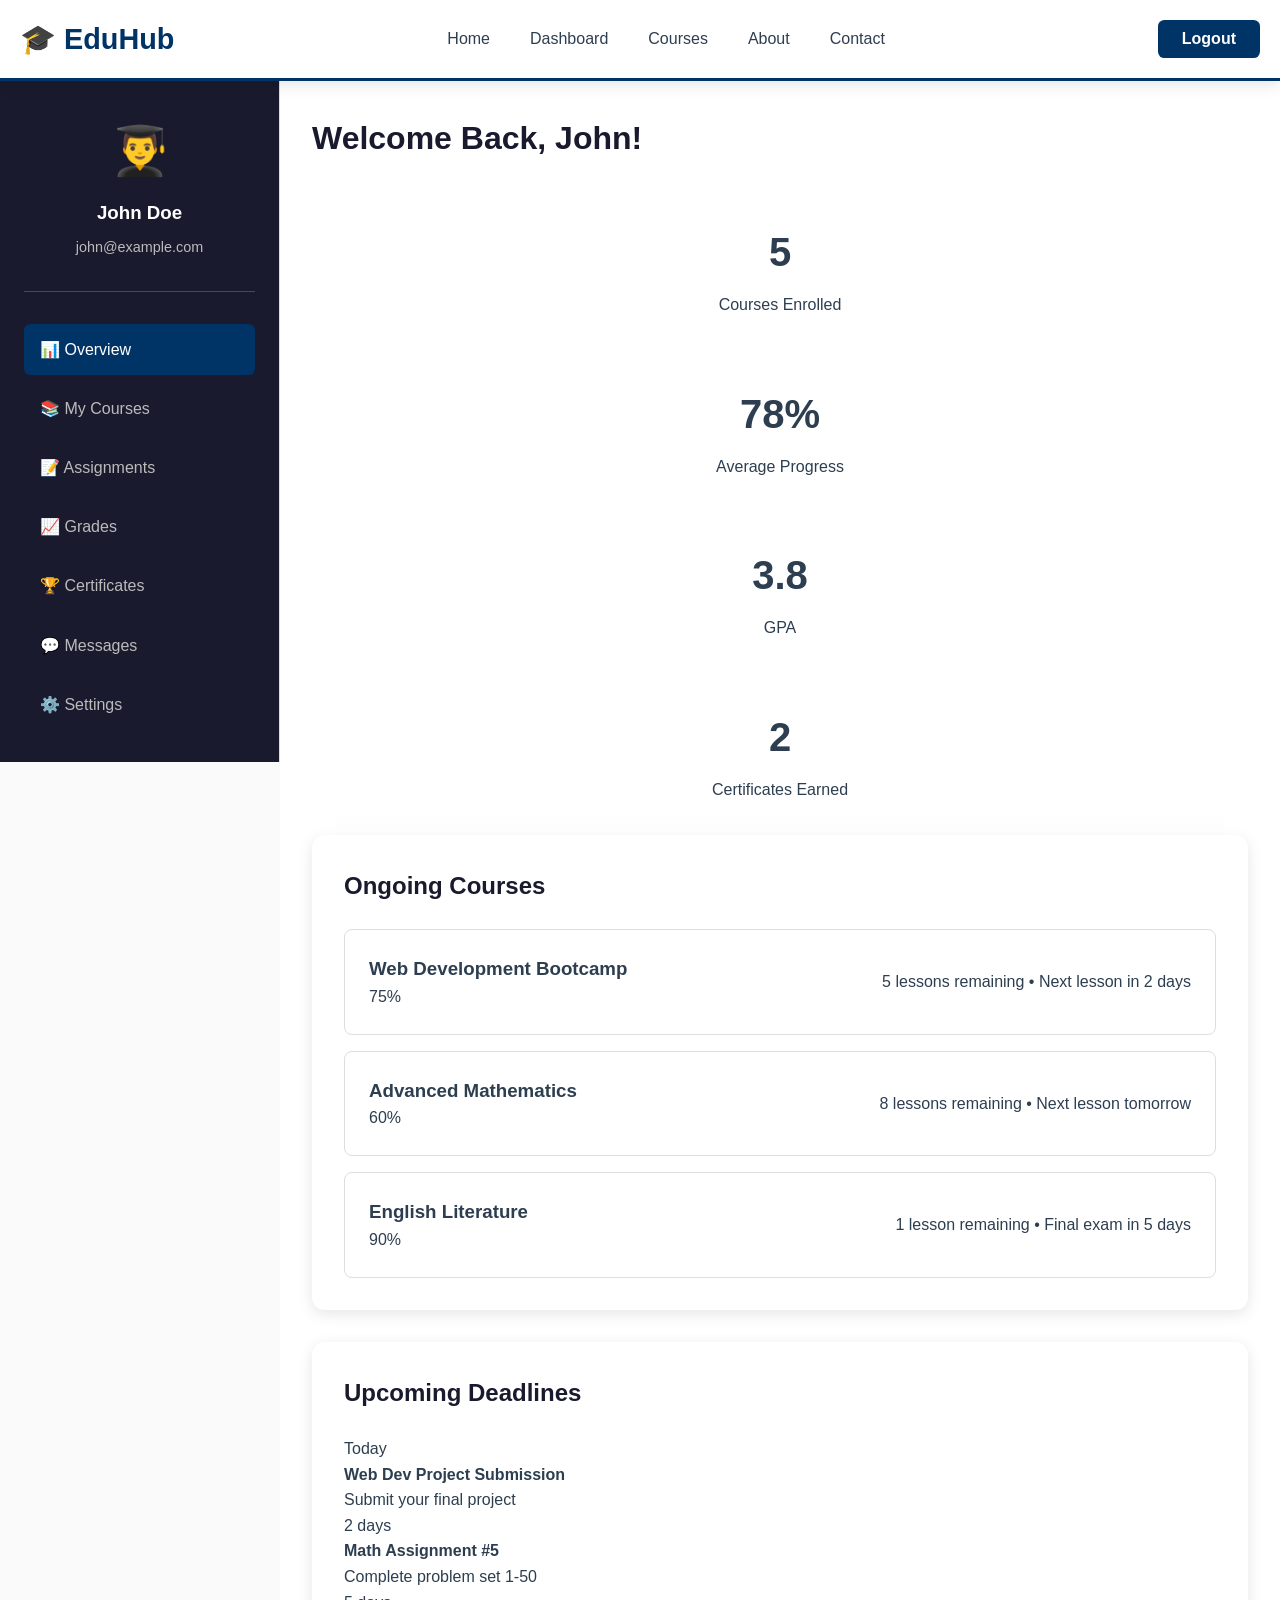
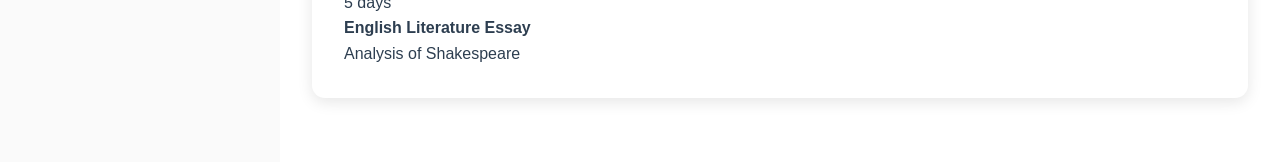
<file: dashboard.html>
<!DOCTYPE html>
<html lang="en">
<head>
    <meta charset="UTF-8">
    <meta name="viewport" content="width=device-width, initial-scale=1.0">
    <title>Student Dashboard - EduHub</title>
    <link rel="stylesheet" href="styles.css">
</head>
<body>
    <!-- Navigation -->
    <nav class="navbar">
        <div class="container">
            <div class="nav-brand">🎓 EduHub</div>
            <ul class="nav-links">
                <li><a href="index.html">Home</a></li>
                <li><a href="dashboard.html" class="active">Dashboard</a></li>
                <li><a href="courses.html">Courses</a></li>
                <li><a href="about.html">About</a></li>
                <li><a href="contact.html">Contact</a></li>
            </ul>
            <div class="nav-buttons">
                <button class="btn-logout" onclick="logout()">Logout</button>
            </div>
        </div>
    </nav>

    <!-- Dashboard Container -->
    <div class="dashboard-container">
        <!-- Sidebar -->
        <aside class="dashboard-sidebar">
            <div class="user-profile">
                <div class="user-avatar">👨‍🎓</div>
                <h3>John Doe</h3>
                <p>john@example.com</p>
            </div>
            <nav class="dashboard-nav">
                <a href="#" class="nav-item active" onclick="switchTab('overview')">📊 Overview</a>
                <a href="#" class="nav-item" onclick="switchTab('courses')">📚 My Courses</a>
                <a href="#" class="nav-item" onclick="switchTab('assignments')">📝 Assignments</a>
                <a href="#" class="nav-item" onclick="switchTab('grades')">📈 Grades</a>
                <a href="#" class="nav-item" onclick="switchTab('certificates')">🏆 Certificates</a>
                <a href="#" class="nav-item" onclick="switchTab('messages')">💬 Messages</a>
                <a href="#" class="nav-item" onclick="switchTab('settings')">⚙️ Settings</a>
            </nav>
        </aside>

        <!-- Main Content -->
        <main class="dashboard-main">
            <!-- Overview Tab -->
            <div id="overview" class="tab-content active">
                <h1>Welcome Back, John!</h1>
                <div class="stats-grid">
                    <div class="stat-box">
                        <h3>5</h3>
                        <p>Courses Enrolled</p>
                    </div>
                    <div class="stat-box">
                        <h3>78%</h3>
                        <p>Average Progress</p>
                    </div>
                    <div class="stat-box">
                        <h3>3.8</h3>
                        <p>GPA</p>
                    </div>
                    <div class="stat-box">
                        <h3>2</h3>
                        <p>Certificates Earned</p>
                    </div>
                </div>

                <div class="dashboard-section">
                    <h2>Ongoing Courses</h2>
                    <div class="courses-list">
                        <div class="course-item">
                            <div class="course-header">
                                <h3>Web Development Bootcamp</h3>
                                <span class="progress-badge">75%</span>
                            </div>
                            <div class="progress-bar">
                                <div class="progress" style="width: 75%"></div>
                            </div>
                            <p>5 lessons remaining • Next lesson in 2 days</p>
                        </div>
                        <div class="course-item">
                            <div class="course-header">
                                <h3>Advanced Mathematics</h3>
                                <span class="progress-badge">60%</span>
                            </div>
                            <div class="progress-bar">
                                <div class="progress" style="width: 60%"></div>
                            </div>
                            <p>8 lessons remaining • Next lesson tomorrow</p>
                        </div>
                        <div class="course-item">
                            <div class="course-header">
                                <h3>English Literature</h3>
                                <span class="progress-badge">90%</span>
                            </div>
                            <div class="progress-bar">
                                <div class="progress" style="width: 90%"></div>
                            </div>
                            <p>1 lesson remaining • Final exam in 5 days</p>
                        </div>
                    </div>
                </div>

                <div class="dashboard-section">
                    <h2>Upcoming Deadlines</h2>
                    <div class="deadlines-list">
                        <div class="deadline-item urgent">
                            <span class="due-date">Today</span>
                            <div>
                                <h4>Web Dev Project Submission</h4>
                                <p>Submit your final project</p>
                            </div>
                        </div>
                        <div class="deadline-item">
                            <span class="due-date">2 days</span>
                            <div>
                                <h4>Math Assignment #5</h4>
                                <p>Complete problem set 1-50</p>
                            </div>
                        </div>
                        <div class="deadline-item">
                            <span class="due-date">5 days</span>
                            <div>
                                <h4>English Literature Essay</h4>
                                <p>Analysis of Shakespeare</p>
                            </div>
                        </div>
                    </div>
                </div>
            </div>

            <!-- Courses Tab -->
            <div id="courses" class="tab-content">
                <h1>My Courses</h1>
                <div class="courses-grid">
                    <div class="course-card-full">
                        <div class="course-image">🖥️</div>
                        <h3>Web Development</h3>
                        <p>Master modern web technologies</p>
                        <div class="course-meta">
                            <span>Instructor: Jane Doe</span>
                            <span>Enrolled: 3 months ago</span>
                        </div>
                        <button class="btn-secondary">Continue</button>
                    </div>
                    <div class="course-card-full">
                        <div class="course-image">🔢</div>
                        <h3>Advanced Math</h3>
                        <p>Calculus, algebra & statistics</p>
                        <div class="course-meta">
                            <span>Instructor: Dr. Smith</span>
                            <span>Enrolled: 2 months ago</span>
                        </div>
                        <button class="btn-secondary">Continue</button>
                    </div>
                    <div class="course-card-full">
                        <div class="course-image">📖</div>
                        <h3>English Literature</h3>
                        <p>Classic & contemporary works</p>
                        <div class="course-meta">
                            <span>Instructor: Prof. Johnson</span>
                            <span>Enrolled: 1 month ago</span>
                        </div>
                        <button class="btn-secondary">Continue</button>
                    </div>
                </div>
            </div>

            <!-- Assignments Tab -->
            <div id="assignments" class="tab-content">
                <h1>My Assignments</h1>
                <div class="assignments-list">
                    <div class="assignment-card pending">
                        <h3>Web Dev Final Project</h3>
                        <p>Build a complete e-commerce website</p>
                        <div class="assignment-footer">
                            <span class="status">Due Today</span>
                            <button class="btn-secondary">Submit Work</button>
                        </div>
                    </div>
                    <div class="assignment-card pending">
                        <h3>Math Problem Set #5</h3>
                        <p>Solve problems 1-50 from chapter 5</p>
                        <div class="assignment-footer">
                            <span class="status">Due in 2 days</span>
                            <button class="btn-secondary">View Details</button>
                        </div>
                    </div>
                    <div class="assignment-card completed">
                        <h3>English Essay - Shakespeare</h3>
                        <p>Analysis of Hamlet's character</p>
                        <div class="assignment-footer">
                            <span class="status">Submitted ✓</span>
                            <button class="btn-secondary">View Feedback</button>
                        </div>
                    </div>
                </div>
            </div>

            <!-- Grades Tab -->
            <div id="grades" class="tab-content">
                <h1>My Grades</h1>
                <div class="grades-table">
                    <table>
                        <thead>
                            <tr>
                                <th>Course</th>
                                <th>Assessment</th>
                                <th>Score</th>
                                <th>Grade</th>
                                <th>Date</th>
                            </tr>
                        </thead>
                        <tbody>
                            <tr>
                                <td>Web Development</td>
                                <td>Midterm Exam</td>
                                <td>88/100</td>
                                <td>A</td>
                                <td>2024-06-10</td>
                            </tr>
                            <tr>
                                <td>Advanced Math</td>
                                <td>Quiz 3</td>
                                <td>92/100</td>
                                <td>A+</td>
                                <td>2024-06-12</td>
                            </tr>
                            <tr>
                                <td>English Literature</td>
                                <td>Essay</td>
                                <td>85/100</td>
                                <td>B+</td>
                                <td>2024-06-08</td>
                            </tr>
                            <tr>
                                <td>Physics 101</td>
                                <td>Lab Report</td>
                                <td>90/100</td>
                                <td>A</td>
                                <td>2024-06-05</td>
                            </tr>
                        </tbody>
                    </table>
                </div>
            </div>

            <!-- Certificates Tab -->
            <div id="certificates" class="tab-content">
                <h1>My Certificates</h1>
                <div class="certificates-grid">
                    <div class="certificate-card">
                        <div class="certificate-icon">🏆</div>
                        <h3>Web Development Bootcamp</h3>
                        <p>Completed on June 15, 2024</p>
                        <button class="btn-secondary">Download</button>
                    </div>
                    <div class="certificate-card">
                        <div class="certificate-icon">🎯</div>
                        <h3>JavaScript Mastery</h3>
                        <p>Completed on May 20, 2024</p>
                        <button class="btn-secondary">Download</button>
                    </div>
                </div>
            </div>

            <!-- Messages Tab -->
            <div id="messages" class="tab-content">
                <h1>Messages</h1>
                <div class="messages-list">
                    <div class="message-item unread">
                        <div class="message-avatar">👨‍🏫</div>
                        <div class="message-content">
                            <h4>Prof. Jane Doe</h4>
                            <p>Great work on your latest assignment! Keep it up.</p>
                            <span class="message-time">2 hours ago</span>
                        </div>
                    </div>
                    <div class="message-item">
                        <div class="message-avatar">👩‍🎓</div>
                        <div class="message-content">
                            <h4>Sarah - Study Group</h4>
                            <p>Are you joining the study session tonight?</p>
                            <span class="message-time">5 hours ago</span>
                        </div>
                    </div>
                </div>
            </div>

            <!-- Settings Tab -->
            <div id="settings" class="tab-content">
                <h1>Account Settings</h1>
                <div class="settings-form">
                    <div class="form-group">
                        <label>Full Name</label>
                        <input type="text" value="John Doe">
                    </div>
                    <div class="form-group">
                        <label>Email</label>
                        <input type="email" value="john@example.com">
                    </div>
                    <div class="form-group">
                        <label>Phone</label>
                        <input type="tel" value="+1 (555) 123-4567">
                    </div>
                    <div class="form-group">
                        <label>Biography</label>
                        <textarea>Student passionate about learning new technologies</textarea>
                    </div>
                    <button class="btn-primary">Save Changes</button>
                    <button class="btn-secondary" style="margin-left: 10px;">Change Password</button>
                </div>
            </div>
        </main>
    </div>

    <script src="dashboard.js"></script>
</body>
</html>
</file>
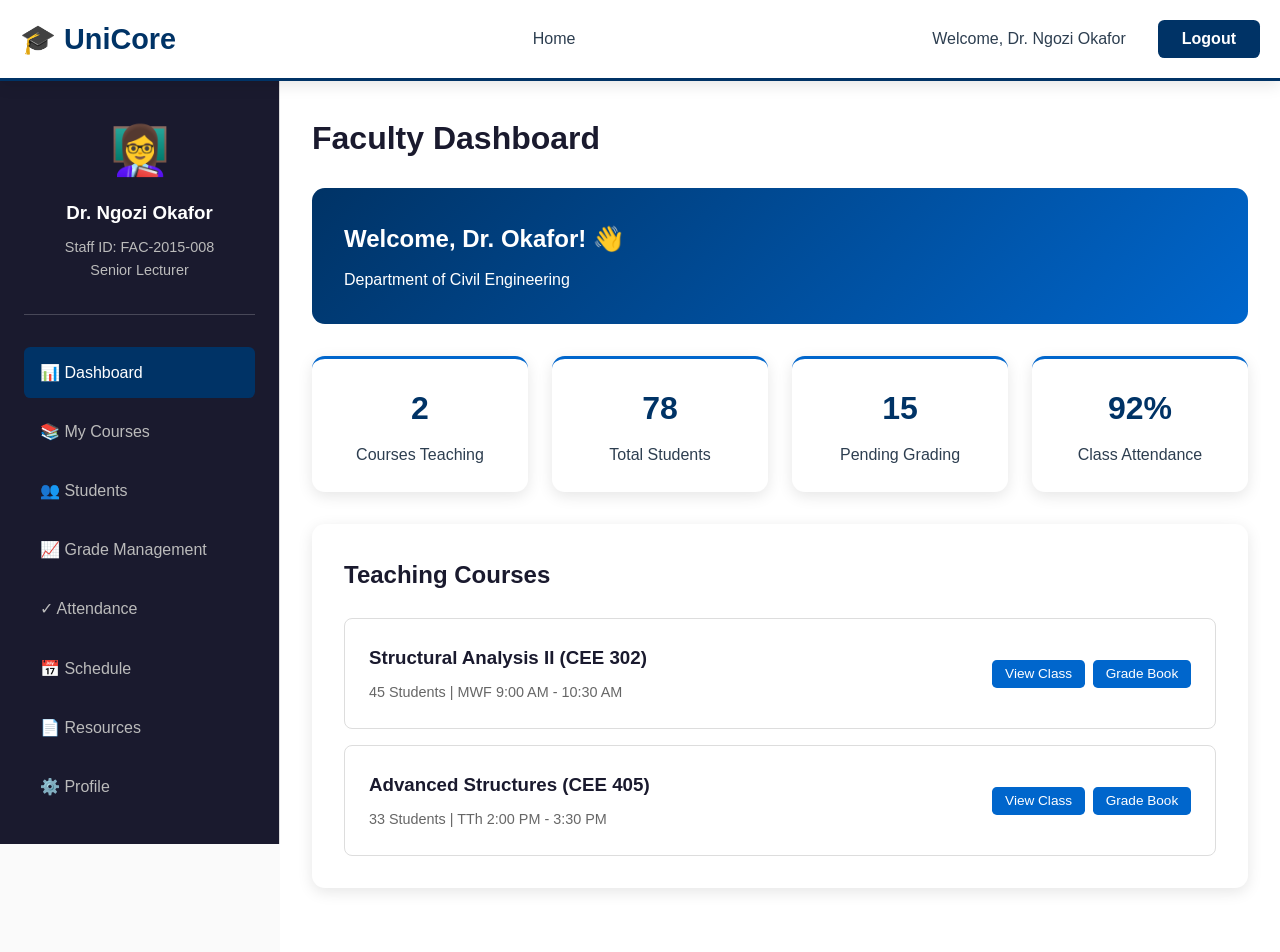
<file: faculty.html>
<!DOCTYPE html>
<html lang="en">
<head>
    <meta charset="UTF-8">
    <meta name="viewport" content="width=device-width, initial-scale=1.0">
    <title>Faculty Portal - UniCore University</title>
    <link rel="stylesheet" href="styles.css">
</head>
<body>
    <!-- Navigation -->
    <nav class="navbar">
        <div class="container">
            <div class="nav-brand">🎓 UniCore</div>
            <ul class="nav-links">
                <li><a href="index.html">Home</a></li>
            </ul>
            <div class="nav-buttons">
                <span class="user-name">Welcome, Dr. Ngozi Okafor</span>
                <button class="btn-logout" onclick="logout()">Logout</button>
            </div>
        </div>
    </nav>

    <!-- Dashboard Container -->
    <div class="dashboard-container">
        <!-- Sidebar -->
        <aside class="dashboard-sidebar">
            <div class="user-profile">
                <div class="user-avatar">👩‍🏫</div>
                <h3>Dr. Ngozi Okafor</h3>
                <p>Staff ID: FAC-2015-008</p>
                <p>Senior Lecturer</p>
            </div>
            <nav class="dashboard-nav">
                <a href="#" class="nav-item active" onclick="switchTab('dashboard')">📊 Dashboard</a>
                <a href="#" class="nav-item" onclick="switchTab('courses')">📚 My Courses</a>
                <a href="#" class="nav-item" onclick="switchTab('students')">👥 Students</a>
                <a href="#" class="nav-item" onclick="switchTab('grades')">📈 Grade Management</a>
                <a href="#" class="nav-item" onclick="switchTab('attendance')">✓ Attendance</a>
                <a href="#" class="nav-item" onclick="switchTab('schedule')">📅 Schedule</a>
                <a href="#" class="nav-item" onclick="switchTab('resources')">📄 Resources</a>
                <a href="#" class="nav-item" onclick="switchTab('profile')">⚙️ Profile</a>
            </nav>
        </aside>

        <!-- Main Content -->
        <main class="dashboard-main">
            <!-- Dashboard Tab -->
            <div id="dashboard" class="tab-content active">
                <h1>Faculty Dashboard</h1>
                <div class="welcome-card">
                    <h2>Welcome, Dr. Okafor! 👋</h2>
                    <p>Department of Civil Engineering</p>
                </div>

                <div class="quick-stats">
                    <div class="stat-card">
                        <h3>2</h3>
                        <p>Courses Teaching</p>
                    </div>
                    <div class="stat-card">
                        <h3>78</h3>
                        <p>Total Students</p>
                    </div>
                    <div class="stat-card">
                        <h3>15</h3>
                        <p>Pending Grading</p>
                    </div>
                    <div class="stat-card">
                        <h3>92%</h3>
                        <p>Class Attendance</p>
                    </div>
                </div>

                <div class="dashboard-section">
                    <h2>Teaching Courses</h2>
                    <div class="courses-list">
                        <div class="course-item">
                            <div class="course-info">
                                <h3>Structural Analysis II (CEE 302)</h3>
                                <p>45 Students | MWF 9:00 AM - 10:30 AM</p>
                            </div>
                            <div class="course-actions">
                                <button class="btn-small">View Class</button>
                                <button class="btn-small">Grade Book</button>
                            </div>
                        </div>
                        <div class="course-item">
                            <div class="course-info">
                                <h3>Advanced Structures (CEE 405)</h3>
                                <p>33 Students | TTh 2:00 PM - 3:30 PM</p>
                            </div>
                            <div class="course-actions">
                                <button class="btn-small">View Class</button>
                                <button class="btn-small">Grade Book</button>
                            </div>
                        </div>
                    </div>
                </div>
            </div>

            <!-- Courses Tab -->
            <div id="courses" class="tab-content">
                <h1>My Courses</h1>
                <div class="courses-detailed">
                    <div class="course-card-detailed">
                        <div class="course-header-detailed">
                            <h3>Structural Analysis II</h3>
                            <span class="course-code">CEE 302</span>
                        </div>
                        <p><strong>Students Enrolled:</strong> 45</p>
                        <p><strong>Schedule:</strong> MWF 9:00 AM - 10:30 AM</p>
                        <p><strong>Venue:</strong> Engineering Building, Room 301</p>
                        <div style="margin-top: 1rem;">
                            <button class="btn-secondary">Upload Materials</button>
                            <button class="btn-secondary">Create Assignment</button>
                        </div>
                    </div>
                </div>
            </div>

            <!-- Students Tab -->
            <div id="students" class="tab-content">
                <h1>Student Management</h1>
                <div class="students-table">
                    <table>
                        <thead>
                            <tr>
                                <th>Matric No</th>
                                <th>Name</th>
                                <th>Email</th>
                                <th>Course</th>
                                <th>Actions</th>
                            </tr>
                        </thead>
                        <tbody>
                            <tr>
                                <td>2022/001234</td>
                                <td>Chukwu Adekunle</td>
                                <td>chukwu.adekunle@unicore.edu.ng</td>
                                <td>CEE 302</td>
                                <td><button class="btn-small">View Profile</button></td>
                            </tr>
                            <tr>
                                <td>2022/001235</td>
                                <td>Zainab Mohammed</td>
                                <td>zainab.mohammed@unicore.edu.ng</td>
                                <td>CEE 302</td>
                                <td><button class="btn-small">View Profile</button></td>
                            </tr>
                        </tbody>
                    </table>
                </div>
            </div>

            <!-- Grade Management Tab -->
            <div id="grades" class="tab-content">
                <h1>Grade Management</h1>
                <div class="grade-input">
                    <h2>Enter Grades for CEE 302</h2>
                    <table>
                        <thead>
                            <tr>
                                <th>Student Name</th>
                                <th>Matric No</th>
                                <th>CA (30%)</th>
                                <th>Exam (70%)</th>
                                <th>Total</th>
                                <th>Grade</th>
                                <th>Action</th>
                            </tr>
                        </thead>
                        <tbody>
                            <tr>
                                <td>Chukwu Adekunle</td>
                                <td>2022/001234</td>
                                <td><input type="number" max="30" value="28"></td>
                                <td><input type="number" max="70" value="68"></td>
                                <td>96</td>
                                <td>A</td>
                                <td><button class="btn-small">Update</button></td>
                            </tr>
                        </tbody>
                    </table>
                    <button class="btn-primary" style="margin-top: 1rem;">Submit Grades</button>
                </div>
            </div>

            <!-- Attendance Tab -->
            <div id="attendance" class="tab-content">
                <h1>Class Attendance</h1>
                <div class="attendance-input">
                    <h2>Mark Attendance - CEE 302</h2>
                    <p>Date: <input type="date" value="2024-06-25"></p>
                    <table>
                        <thead>
                            <tr>
                                <th>Student Name</th>
                                <th>Matric No</th>
                                <th>Present</th>
                                <th>Absent</th>
                            </tr>
                        </thead>
                        <tbody>
                            <tr>
                                <td>Chukwu Adekunle</td>
                                <td>2022/001234</td>
                                <td><input type="radio" name="att_1" checked></td>
                                <td><input type="radio" name="att_1"></td>
                            </tr>
                            <tr>
                                <td>Zainab Mohammed</td>
                                <td>2022/001235</td>
                                <td><input type="radio" name="att_2" checked></td>
                                <td><input type="radio" name="att_2"></td>
                            </tr>
                        </tbody>
                    </table>
                    <button class="btn-primary" style="margin-top: 1rem;">Submit Attendance</button>
                </div>
            </div>

            <!-- Schedule Tab -->
            <div id="schedule" class="tab-content">
                <h1>Class Schedule</h1>
                <div class="schedule-grid">
                    <div class="schedule-day">
                        <h3>Monday</h3>
                        <div class="schedule-item">
                            <p><strong>Structural Analysis II</strong><br>9:00 AM - 10:30 AM<br>Eng. Bldg, Room 301</p>
                        </div>
                    </div>
                    <div class="schedule-day">
                        <h3>Wednesday</h3>
                        <div class="schedule-item">
                            <p><strong>Structural Analysis II</strong><br>9:00 AM - 10:30 AM<br>Eng. Bldg, Room 301</p>
                        </div>
                    </div>
                    <div class="schedule-day">
                        <h3>Friday</h3>
                        <div class="schedule-item">
                            <p><strong>Structural Analysis II</strong><br>9:00 AM - 10:30 AM<br>Eng. Bldg, Room 301</p>
                        </div>
                    </div>
                </div>
            </div>

            <!-- Resources Tab -->
            <div id="resources" class="tab-content">
                <h1>Course Resources</h1>
                <button class="btn-primary" style="margin-bottom: 1rem;">Upload Resource</button>
                <div class="resources-list">
                    <div class="resource-item">
                        <p><strong>📄 Lecture Notes - Chapter 1</strong></p>
                        <p>Uploaded: 2024-06-20</p>
                    </div>
                    <div class="resource-item">
                        <p><strong>📹 Lecture Recording - Week 2</strong></p>
                        <p>Uploaded: 2024-06-18</p>
                    </div>
                </div>
            </div>

            <!-- Profile Tab -->
            <div id="profile" class="tab-content">
                <h1>Profile Settings</h1>
                <div class="profile-form">
                    <div class="form-group">
                        <label>Full Name</label>
                        <input type="text" value="Dr. Ngozi Okafor">
                    </div>
                    <div class="form-group">
                        <label>Email</label>
                        <input type="email" value="ngozi.okafor@unicore.edu.ng">
                    </div>
                    <div class="form-group">
                        <label>Staff ID</label>
                        <input type="text" value="FAC-2015-008" disabled>
                    </div>
                    <button class="btn-primary">Save Changes</button>
                </div>
            </div>
        </main>
    </div>

    <script src="faculty.js"></script>
</body>
</html>
</file>
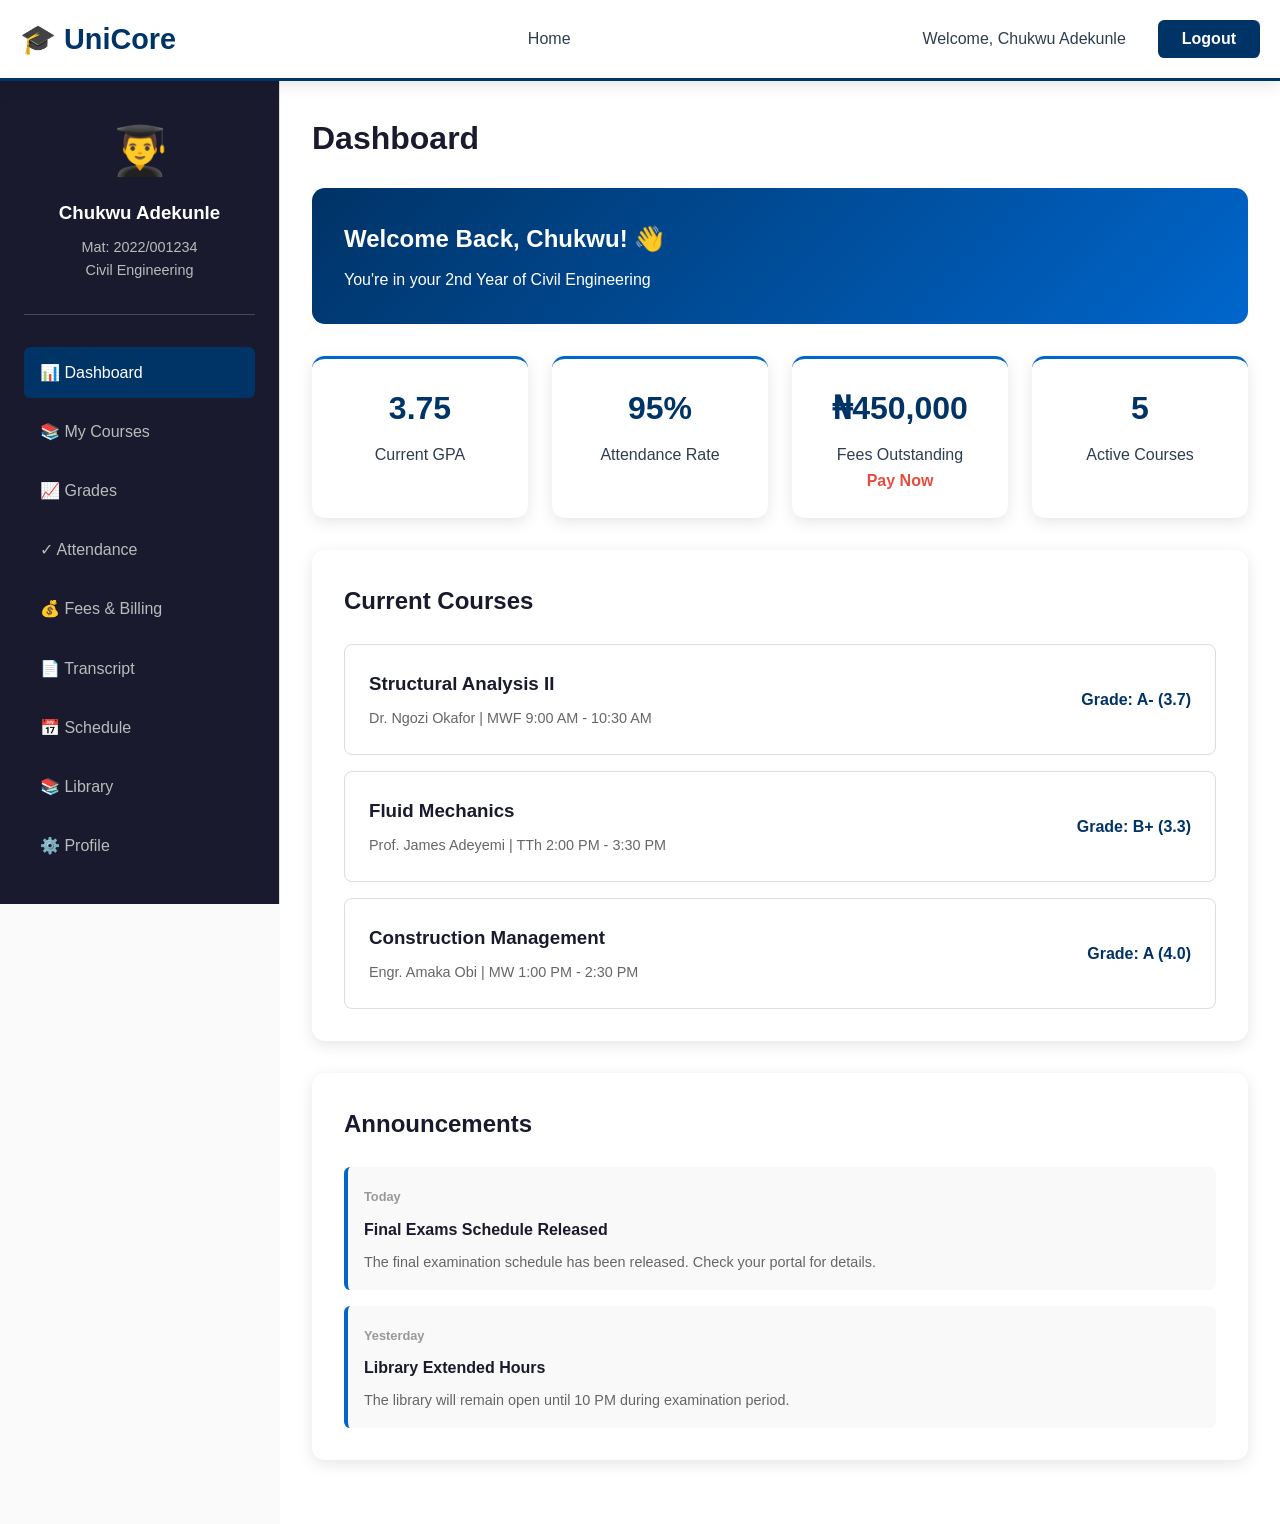
<file: student.html>
<!DOCTYPE html>
<html lang="en">
<head>
    <meta charset="UTF-8">
    <meta name="viewport" content="width=device-width, initial-scale=1.0">
    <title>Student Portal - UniCore University</title>
    <link rel="stylesheet" href="styles.css">
</head>
<body>
    <!-- Navigation -->
    <nav class="navbar">
        <div class="container">
            <div class="nav-brand">🎓 UniCore</div>
            <ul class="nav-links">
                <li><a href="index.html">Home</a></li>
            </ul>
            <div class="nav-buttons">
                <span class="user-name">Welcome, Chukwu Adekunle</span>
                <button class="btn-logout" onclick="logout()">Logout</button>
            </div>
        </div>
    </nav>

    <!-- Dashboard Container -->
    <div class="dashboard-container">
        <!-- Sidebar -->
        <aside class="dashboard-sidebar">
            <div class="user-profile">
                <div class="user-avatar">👨‍🎓</div>
                <h3>Chukwu Adekunle</h3>
                <p>Mat: 2022/001234</p>
                <p>Civil Engineering</p>
            </div>
            <nav class="dashboard-nav">
                <a href="#" class="nav-item active" onclick="switchTab('dashboard')">📊 Dashboard</a>
                <a href="#" class="nav-item" onclick="switchTab('courses')">📚 My Courses</a>
                <a href="#" class="nav-item" onclick="switchTab('grades')">📈 Grades</a>
                <a href="#" class="nav-item" onclick="switchTab('attendance')">✓ Attendance</a>
                <a href="#" class="nav-item" onclick="switchTab('fees')">💰 Fees & Billing</a>
                <a href="#" class="nav-item" onclick="switchTab('transcript')">📄 Transcript</a>
                <a href="#" class="nav-item" onclick="switchTab('schedule')">📅 Schedule</a>
                <a href="#" class="nav-item" onclick="switchTab('library')">📚 Library</a>
                <a href="#" class="nav-item" onclick="switchTab('profile')">⚙️ Profile</a>
            </nav>
        </aside>

        <!-- Main Content -->
        <main class="dashboard-main">
            <!-- Dashboard Tab -->
            <div id="dashboard" class="tab-content active">
                <h1>Dashboard</h1>
                <div class="welcome-card">
                    <h2>Welcome Back, Chukwu! 👋</h2>
                    <p>You're in your 2nd Year of Civil Engineering</p>
                </div>

                <div class="quick-stats">
                    <div class="stat-card">
                        <h3>3.75</h3>
                        <p>Current GPA</p>
                    </div>
                    <div class="stat-card">
                        <h3>95%</h3>
                        <p>Attendance Rate</p>
                    </div>
                    <div class="stat-card">
                        <h3>₦450,000</h3>
                        <p>Fees Outstanding</p>
                        <a href="#" onclick="switchTab('fees')" class="text-danger">Pay Now</a>
                    </div>
                    <div class="stat-card">
                        <h3>5</h3>
                        <p>Active Courses</p>
                    </div>
                </div>

                <div class="dashboard-section">
                    <h2>Current Courses</h2>
                    <div class="courses-list">
                        <div class="course-item">
                            <div class="course-info">
                                <h3>Structural Analysis II</h3>
                                <p>Dr. Ngozi Okafor | MWF 9:00 AM - 10:30 AM</p>
                            </div>
                            <div class="course-status">Grade: A- (3.7)</div>
                        </div>
                        <div class="course-item">
                            <div class="course-info">
                                <h3>Fluid Mechanics</h3>
                                <p>Prof. James Adeyemi | TTh 2:00 PM - 3:30 PM</p>
                            </div>
                            <div class="course-status">Grade: B+ (3.3)</div>
                        </div>
                        <div class="course-item">
                            <div class="course-info">
                                <h3>Construction Management</h3>
                                <p>Engr. Amaka Obi | MW 1:00 PM - 2:30 PM</p>
                            </div>
                            <div class="course-status">Grade: A (4.0)</div>
                        </div>
                    </div>
                </div>

                <div class="dashboard-section">
                    <h2>Announcements</h2>
                    <div class="announcements">
                        <div class="announcement">
                            <span class="announcement-date">Today</span>
                            <h4>Final Exams Schedule Released</h4>
                            <p>The final examination schedule has been released. Check your portal for details.</p>
                        </div>
                        <div class="announcement">
                            <span class="announcement-date">Yesterday</span>
                            <h4>Library Extended Hours</h4>
                            <p>The library will remain open until 10 PM during examination period.</p>
                        </div>
                    </div>
                </div>
            </div>

            <!-- Courses Tab -->
            <div id="courses" class="tab-content">
                <h1>My Courses</h1>
                <div class="courses-detailed">
                    <div class="course-card-detailed">
                        <div class="course-header-detailed">
                            <h3>Structural Analysis II</h3>
                            <span class="course-code">CEE 302</span>
                        </div>
                        <p><strong>Instructor:</strong> Dr. Ngozi Okafor</p>
                        <p><strong>Credits:</strong> 3 Units</p>
                        <p><strong>Schedule:</strong> MWF 9:00 AM - 10:30 AM</p>
                        <p><strong>Venue:</strong> Engineering Building, Room 301</p>
                        <button class="btn-secondary">View Materials</button>
                    </div>
                    <div class="course-card-detailed">
                        <div class="course-header-detailed">
                            <h3>Fluid Mechanics</h3>
                            <span class="course-code">CEE 304</span>
                        </div>
                        <p><strong>Instructor:</strong> Prof. James Adeyemi</p>
                        <p><strong>Credits:</strong> 4 Units</p>
                        <p><strong>Schedule:</strong> TTh 2:00 PM - 3:30 PM</p>
                        <p><strong>Venue:</strong> Engineering Building, Room 205</p>
                        <button class="btn-secondary">View Materials</button>
                    </div>
                </div>
            </div>

            <!-- Grades Tab -->
            <div id="grades" class="tab-content">
                <h1>Academic Grades</h1>
                <div class="grades-table">
                    <table>
                        <thead>
                            <tr>
                                <th>Course Code</th>
                                <th>Course Title</th>
                                <th>Instructor</th>
                                <th>CA (30%)</th>
                                <th>Exam (70%)</th>
                                <th>Total</th>
                                <th>Grade</th>
                                <th>Point</th>
                            </tr>
                        </thead>
                        <tbody>
                            <tr>
                                <td>CEE 302</td>
                                <td>Structural Analysis II</td>
                                <td>Dr. Ngozi Okafor</td>
                                <td>28/30</td>
                                <td>68/70</td>
                                <td>96/100</td>
                                <td>A</td>
                                <td>4.0</td>
                            </tr>
                            <tr>
                                <td>CEE 304</td>
                                <td>Fluid Mechanics</td>
                                <td>Prof. James Adeyemi</td>
                                <td>26/30</td>
                                <td>62/70</td>
                                <td>88/100</td>
                                <td>B+</td>
                                <td>3.3</td>
                            </tr>
                            <tr>
                                <td>CEE 306</td>
                                <td>Construction Management</td>
                                <td>Engr. Amaka Obi</td>
                                <td>29/30</td>
                                <td>71/70</td>
                                <td>100/100</td>
                                <td>A+</td>
                                <td>4.0</td>
                            </tr>
                        </tbody>
                    </table>
                </div>
            </div>

            <!-- Attendance Tab -->
            <div id="attendance" class="tab-content">
                <h1>Attendance Record</h1>
                <div class="attendance-summary">
                    <div class="attendance-stat">
                        <h3>95%</h3>
                        <p>Overall Attendance</p>
                    </div>
                </div>
                <div class="attendance-table">
                    <table>
                        <thead>
                            <tr>
                                <th>Course</th>
                                <th>Total Classes</th>
                                <th>Present</th>
                                <th>Absent</th>
                                <th>Percentage</th>
                            </tr>
                        </thead>
                        <tbody>
                            <tr>
                                <td>Structural Analysis II</td>
                                <td>30</td>
                                <td>29</td>
                                <td>1</td>
                                <td>96.7%</td>
                            </tr>
                            <tr>
                                <td>Fluid Mechanics</td>
                                <td>28</td>
                                <td>26</td>
                                <td>2</td>
                                <td>92.9%</td>
                            </tr>
                            <tr>
                                <td>Construction Management</td>
                                <td>25</td>
                                <td>25</td>
                                <td>0</td>
                                <td>100%</td>
                            </tr>
                        </tbody>
                    </table>
                </div>
            </div>

            <!-- Fees & Billing Tab -->
            <div id="fees" class="tab-content">
                <h1>Fees & Billing</h1>
                <div class="fees-summary">
                    <div class="fee-card outstanding">
                        <h3>Outstanding Balance</h3>
                        <p class="amount">₦450,000</p>
                        <p>Due: 2024-06-30</p>
                    </div>
                    <div class="fee-card paid">
                        <h3>Amount Paid</h3>
                        <p class="amount">₦1,050,000</p>
                        <p>Out of ₦1,500,000</p>
                    </div>
                </div>

                <div class="fees-breakdown">
                    <h2>2024/2025 Academic Session - Tuition Breakdown</h2>
                    <table>
                        <thead>
                            <tr>
                                <th>Description</th>
                                <th>Amount (₦)</th>
                                <th>Status</th>
                            </tr>
                        </thead>
                        <tbody>
                            <tr>
                                <td>Tuition Fee</td>
                                <td>900,000</td>
                                <td><span class="badge paid">PAID</span></td>
                            </tr>
                            <tr>
                                <td>Registration Fee</td>
                                <td>100,000</td>
                                <td><span class="badge paid">PAID</span></td>
                            </tr>
                            <tr>
                                <td>Accommodation Fee</td>
                                <td>200,000</td>
                                <td><span class="badge paid">PAID</span></td>
                            </tr>
                            <tr>
                                <td>Laboratory Fee</td>
                                <td>150,000</td>
                                <td><span class="badge pending">PENDING</span></td>
                            </tr>
                            <tr>
                                <td>Student Development Fee</td>
                                <td>100,000</td>
                                <td><span class="badge pending">PENDING</span></td>
                            </tr>
                            <tr>
                                <td>Technology Fee</td>
                                <td>50,000</td>
                                <td><span class="badge pending">PENDING</span></td>
                            </tr>
                        </tbody>
                    </table>
                </div>

                <div class="payment-section">
                    <h2>Make Payment</h2>
                    <div class="payment-options">
                        <div class="payment-card">
                            <h3>💳 Pay with Remita</h3>
                            <p>Quick and secure payment gateway</p>
                            <input type="number" placeholder="Enter Amount (₦)" id="paymentAmount" value="450000">
                            <button class="btn-primary" onclick="initiateRemitaPayment()">Pay Now via Remita</button>
                        </div>
                    </div>
                </div>

                <div class="recent-payments">
                    <h2>Payment History</h2>
                    <table>
                        <thead>
                            <tr>
                                <th>Date</th>
                                <th>Description</th>
                                <th>Amount (₦)</th>
                                <th>Reference</th>
                                <th>Invoice</th>
                            </tr>
                        </thead>
                        <tbody>
                            <tr>
                                <td>2024-05-15</td>
                                <td>Tuition Payment</td>
                                <td>900,000</td>
                                <td>REM123456789</td>
                                <td><a href="#" onclick="generateInvoice('INV-2024-001')">View</a></td>
                            </tr>
                            <tr>
                                <td>2024-04-20</td>
                                <td>Registration + Accommodation</td>
                                <td>300,000</td>
                                <td>REM987654321</td>
                                <td><a href="#" onclick="generateInvoice('INV-2024-002')">View</a></td>
                            </tr>
                        </tbody>
                    </table>
                </div>
            </div>

            <!-- Transcript Tab -->
            <div id="transcript" class="tab-content">
                <h1>Academic Transcript</h1>
                <button class="btn-primary" onclick="downloadTranscript()">📥 Download Transcript</button>
                <div class="transcript-preview">
                    <h2>Official Academic Transcript - 2023/2024</h2>
                    <div class="transcript-info">
                        <p><strong>Name:</strong> Chukwu Adekunle</p>
                        <p><strong>Matric No:</strong> 2022/001234</p>
                        <p><strong>Program:</strong> Civil Engineering (B.Eng.)</p>
                        <p><strong>Level:</strong> 200</p>
                    </div>
                </div>
            </div>

            <!-- Schedule Tab -->
            <div id="schedule" class="tab-content">
                <h1>Class Schedule</h1>
                <div class="schedule-grid">
                    <div class="schedule-day">
                        <h3>Monday</h3>
                        <div class="schedule-item">
                            <p><strong>Structural Analysis II</strong><br>9:00 AM - 10:30 AM<br>Eng. Bldg, Room 301</p>
                        </div>
                        <div class="schedule-item">
                            <p><strong>Construction Management</strong><br>1:00 PM - 2:30 PM<br>Eng. Bldg, Room 201</p>
                        </div>
                    </div>
                    <div class="schedule-day">
                        <h3>Tuesday</h3>
                        <div class="schedule-item">
                            <p><strong>Fluid Mechanics</strong><br>2:00 PM - 3:30 PM<br>Eng. Bldg, Room 205</p>
                        </div>
                    </div>
                    <div class="schedule-day">
                        <h3>Wednesday</h3>
                        <div class="schedule-item">
                            <p><strong>Structural Analysis II</strong><br>9:00 AM - 10:30 AM<br>Eng. Bldg, Room 301</p>
                        </div>
                    </div>
                </div>
            </div>

            <!-- Library Tab -->
            <div id="library" class="tab-content">
                <h1>Library Services</h1>
                <div class="library-info">
                    <div class="library-card">
                        <h3>📚 Books Borrowed</h3>
                        <p class="number">3</p>
                        <p>Due: 2024-07-15</p>
                    </div>
                    <div class="library-card">
                        <h3>⚠️ Overdue Books</h3>
                        <p class="number">0</p>
                        <p>No overdue items</p>
                    </div>
                    <div class="library-card">
                        <h3>🔖 Library Account</h3>
                        <p class="number">Active</p>
                        <p>Borrowing Limit: 10 books</p>
                    </div>
                </div>

                <div class="borrowed-books">
                    <h2>Borrowed Books</h2>
                    <table>
                        <thead>
                            <tr>
                                <th>Book Title</th>
                                <th>Author</th>
                                <th>Borrowed Date</th>
                                <th>Due Date</th>
                                <th>Status</th>
                            </tr>
                        </thead>
                        <tbody>
                            <tr>
                                <td>Structural Analysis</td>
                                <td>R.C. Hibbeler</td>
                                <td>2024-06-01</td>
                                <td>2024-07-15</td>
                                <td><span class="badge success">Active</span></td>
                            </tr>
                            <tr>
                                <td>Fluid Mechanics Fundamentals</td>
                                <td>B.R. Munson</td>
                                <td>2024-06-05</td>
                                <td>2024-07-20</td>
                                <td><span class="badge success">Active</span></td>
                            </tr>
                        </tbody>
                    </table>
                </div>
            </div>

            <!-- Profile Tab -->
            <div id="profile" class="tab-content">
                <h1>Profile Settings</h1>
                <div class="profile-form">
                    <h2>Personal Information</h2>
                    <div class="form-group">
                        <label>Full Name</label>
                        <input type="text" value="Chukwu Adekunle">
                    </div>
                    <div class="form-group">
                        <label>Email</label>
                        <input type="email" value="chukwu.adekunle@unicore.edu.ng">
                    </div>
                    <div class="form-group">
                        <label>Phone</label>
                        <input type="tel" value="+234 (801) 234-5678">
                    </div>
                    <div class="form-group">
                        <label>Matric Number</label>
                        <input type="text" value="2022/001234" disabled>
                    </div>
                    <div class="form-group">
                        <label>Program</label>
                        <input type="text" value="Civil Engineering" disabled>
                    </div>
                    <button class="btn-primary">Save Changes</button>
                    <button class="btn-secondary" style="margin-left: 10px;">Change Password</button>
                </div>
            </div>
        </main>
    </div>

    <!-- Invoice Modal -->
    <div id="invoiceModal" class="modal">
        <div class="modal-content large">
            <span class="close" onclick="closeModal('invoiceModal')">&times;</span>
            <div id="invoiceContent" class="invoice-content">
                <!-- Invoice will be rendered here -->
            </div>
            <button class="btn-primary" onclick="printInvoice()">🖨️ Print Invoice</button>
            <button class="btn-secondary" onclick="downloadInvoicePDF()">📥 Download PDF</button>
        </div>
    </div>

    <script src="student.js"></script>
    <script src="https://remita.net/payment/pay.js"></script>
</body>
</html>
</file>
<file: styles.css>
:root {
    --primary-color: #003366;
    --secondary-color: #0066cc;
    --accent-color: #00a4d4;
    --dark-color: #1a1a2e;
    --light-color: #f5f7fa;
    --text-color: #2d3e50;
    --border-color: #ddd;
    --shadow: 0 4px 15px rgba(0, 0, 0, 0.1);
    --success-color: #27ae60;
    --warning-color: #f39c12;
    --danger-color: #e74c3c;
}

* {
    margin: 0;
    padding: 0;
    box-sizing: border-box;
}

body {
    font-family: 'Segoe UI', Tahoma, Geneva, Verdana, sans-serif;
    line-height: 1.6;
    color: var(--text-color);
    background: #fafafa;
}

.container {
    max-width: 1400px;
    margin: 0 auto;
    padding: 0 20px;
}

/* Navigation */
.navbar {
    background: white;
    box-shadow: var(--shadow);
    position: sticky;
    top: 0;
    z-index: 100;
    border-bottom: 3px solid var(--primary-color);
}

.navbar .container {
    display: flex;
    justify-content: space-between;
    align-items: center;
    padding: 1rem 20px;
}

.nav-brand {
    font-size: 1.8rem;
    font-weight: bold;
    color: var(--primary-color);
}

.nav-links {
    display: flex;
    list-style: none;
    gap: 2.5rem;
}

.nav-links a {
    text-decoration: none;
    color: var(--text-color);
    font-weight: 500;
    transition: color 0.3s;
}

.nav-links a:hover {
    color: var(--primary-color);
}

.nav-buttons {
    display: flex;
    gap: 1rem;
    align-items: center;
}

.user-name {
    color: var(--text-color);
    font-weight: 500;
    margin-right: 1rem;
}

.btn-login, .btn-signup, .btn-logout {
    padding: 0.6rem 1.5rem;
    border: none;
    border-radius: 0.4rem;
    cursor: pointer;
    font-size: 1rem;
    transition: all 0.3s;
    font-weight: 600;
}

.btn-login {
    background: transparent;
    color: var(--primary-color);
    border: 2px solid var(--primary-color);
}

.btn-login:hover {
    background: var(--primary-color);
    color: white;
}

.btn-signup, .btn-logout {
    background: var(--primary-color);
    color: white;
}

.btn-signup:hover, .btn-logout:hover {
    background: var(--secondary-color);
}

/* Buttons */
.btn-primary {
    background: var(--primary-color);
    color: white;
    padding: 0.8rem 2rem;
    border: none;
    border-radius: 0.5rem;
    font-size: 1rem;
    font-weight: 600;
    cursor: pointer;
    transition: all 0.3s;
}

.btn-primary:hover {
    background: var(--secondary-color);
    transform: translateY(-2px);
    box-shadow: 0 6px 20px rgba(0, 51, 102, 0.3);
}

.btn-secondary {
    background: white;
    color: var(--primary-color);
    padding: 0.6rem 1.5rem;
    border: 2px solid var(--primary-color);
    border-radius: 0.5rem;
    font-size: 0.95rem;
    font-weight: 600;
    cursor: pointer;
    transition: all 0.3s;
}

.btn-secondary:hover {
    background: var(--primary-color);
    color: white;
}

.btn-small {
    background: var(--secondary-color);
    color: white;
    padding: 0.4rem 0.8rem;
    border: none;
    border-radius: 0.3rem;
    font-size: 0.85rem;
    cursor: pointer;
    transition: all 0.3s;
}

.btn-small:hover {
    background: var(--primary-color);
}

/* Hero Section */
.hero {
    background: linear-gradient(135deg, var(--primary-color) 0%, var(--secondary-color) 100%);
    color: white;
    text-align: center;
    padding: 120px 20px;
}

.hero-content {
    max-width: 800px;
    margin: 0 auto;
}

.hero h1 {
    font-size: 3.5rem;
    margin-bottom: 1rem;
    font-weight: bold;
}

.hero p {
    font-size: 1.3rem;
    margin-bottom: 1rem;
    opacity: 0.95;
}

.hero-subtitle {
    font-size: 1.1rem !important;
    margin-bottom: 2rem !important;
}

/* About Section */
.about-section {
    padding: 80px 20px;
}

.about-section h2 {
    text-align: center;
    font-size: 2.5rem;
    margin-bottom: 3rem;
    color: var(--dark-color);
}

.about-grid {
    display: grid;
    grid-template-columns: repeat(auto-fit, minmax(250px, 1fr));
    gap: 2rem;
}

.about-card {
    background: white;
    padding: 2rem;
    border-radius: 0.8rem;
    text-align: center;
    box-shadow: var(--shadow);
    transition: transform 0.3s;
}

.about-card:hover {
    transform: translateY(-10px);
}

.about-icon {
    font-size: 3rem;
    margin-bottom: 1rem;
}

.about-card h3 {
    color: var(--primary-color);
    margin-bottom: 1rem;
}

/* Programs Section */
.programs-section {
    padding: 80px 20px;
    background: var(--light-color);
}

.programs-section h2 {
    text-align: center;
    font-size: 2.5rem;
    margin-bottom: 3rem;
    color: var(--dark-color);
}

.programs-grid {
    display: grid;
    grid-template-columns: repeat(auto-fit, minmax(250px, 1fr));
    gap: 2rem;
}

.program-card {
    background: white;
    padding: 2rem;
    border-radius: 0.8rem;
    box-shadow: var(--shadow);
    border-left: 4px solid var(--secondary-color);
}

.program-card h3 {
    color: var(--primary-color);
    margin-bottom: 1rem;
}

.program-card ul {
    list-style: none;
    padding: 0;
}

.program-card li {
    padding: 0.5rem 0;
    border-bottom: 1px solid var(--border-color);
}

.program-card li:last-child {
    border-bottom: none;
}

/* Admissions Steps */
.admissions-section {
    padding: 80px 20px;
}

.admissions-section h2 {
    text-align: center;
    font-size: 2.5rem;
    margin-bottom: 3rem;
    color: var(--dark-color);
}

.steps-container {
    display: grid;
    grid-template-columns: repeat(auto-fit, minmax(200px, 1fr));
    gap: 2rem;
}

.step {
    background: white;
    padding: 2rem;
    border-radius: 0.8rem;
    text-align: center;
    box-shadow: var(--shadow);
}

.step-number {
    display: inline-flex;
    align-items: center;
    justify-content: center;
    width: 50px;
    height: 50px;
    background: var(--primary-color);
    color: white;
    border-radius: 50%;
    font-size: 1.5rem;
    font-weight: bold;
    margin-bottom: 1rem;
}

.step h3 {
    color: var(--primary-color);
    margin-bottom: 0.5rem;
}

/* Stats Section */
.stats-section {
    background: linear-gradient(135deg, var(--primary-color) 0%, var(--secondary-color) 100%);
    color: white;
    padding: 60px 20px;
    display: grid;
    grid-template-columns: repeat(auto-fit, minmax(200px, 1fr));
    gap: 2rem;
}

.stat-box {
    text-align: center;
    padding: 2rem;
    background: rgba(255, 255, 255, 0.1);
    border-radius: 0.8rem;
    backdrop-filter: blur(10px);
}

.stat-box h3 {
    font-size: 2.5rem;
    margin-bottom: 0.5rem;
}

/* Contact Section */
.contact-section {
    padding: 80px 20px;
}

.contact-section h2 {
    text-align: center;
    font-size: 2.5rem;
    margin-bottom: 3rem;
    color: var(--dark-color);
}

.contact-grid {
    display: grid;
    grid-template-columns: repeat(auto-fit, minmax(250px, 1fr));
    gap: 2rem;
}

.contact-info {
    background: white;
    padding: 2rem;
    border-radius: 0.8rem;
    box-shadow: var(--shadow);
}

.contact-info h3 {
    color: var(--primary-color);
    margin-bottom: 1rem;
}

/* Footer */
.footer {
    background: var(--dark-color);
    color: white;
    padding: 3rem 20px 1rem;
}

.footer-content {
    display: grid;
    grid-template-columns: repeat(auto-fit, minmax(200px, 1fr));
    gap: 2rem;
    margin-bottom: 2rem;
}

.footer-section h4 {
    margin-bottom: 1rem;
    color: var(--accent-color);
}

.footer-section ul {
    list-style: none;
}

.footer-section ul li {
    margin-bottom: 0.5rem;
}

.footer-section a {
    color: #bbb;
    text-decoration: none;
    transition: color 0.3s;
}

.footer-section a:hover {
    color: var(--accent-color);
}

.social-links {
    display: flex;
    gap: 1rem;
}

.footer-bottom {
    text-align: center;
    padding-top: 2rem;
    border-top: 1px solid rgba(255, 255, 255, 0.1);
    color: #999;
}

/* Modals */
.modal {
    display: none;
    position: fixed;
    z-index: 1000;
    left: 0;
    top: 0;
    width: 100%;
    height: 100%;
    overflow: auto;
    background-color: rgba(0, 0, 0, 0.5);
}

.modal-content {
    background-color: #fefefe;
    margin: 5% auto;
    padding: 2rem;
    border: 1px solid #888;
    border-radius: 0.8rem;
    width: 90%;
    max-width: 500px;
    box-shadow: var(--shadow);
}

.modal-content.large {
    max-width: 900px;
}

.close {
    color: #aaa;
    float: right;
    font-size: 2rem;
    font-weight: bold;
    cursor: pointer;
}

.close:hover {
    color: black;
}

.modal-content h2 {
    margin-bottom: 1.5rem;
    color: var(--dark-color);
}

.role-selector {
    display: flex;
    gap: 1rem;
    margin-bottom: 1.5rem;
}

.role-btn {
    flex: 1;
    padding: 0.8rem;
    border: 2px solid var(--border-color);
    background: white;
    border-radius: 0.5rem;
    cursor: pointer;
    transition: all 0.3s;
    font-weight: 600;
}

.role-btn.active,
.role-btn:hover {
    border-color: var(--primary-color);
    color: var(--primary-color);
}

.modal-content form {
    display: flex;
    flex-direction: column;
    gap: 1rem;
}

.modal-content input,
.modal-content textarea,
.modal-content select {
    padding: 0.8rem;
    border: 1px solid var(--border-color);
    border-radius: 0.5rem;
    font-size: 1rem;
    font-family: inherit;
}

.modal-content input:focus,
.modal-content textarea:focus,
.modal-content select:focus {
    outline: none;
    border-color: var(--primary-color);
    box-shadow: 0 0 0 3px rgba(0, 51, 102, 0.1);
}

.modal-content label {
    display: flex;
    align-items: center;
    gap: 0.5rem;
}

.forgot-password {
    text-align: center;
    margin-top: 1rem;
}

.forgot-password a {
    color: var(--primary-color);
    text-decoration: none;
}

/* Dashboard */
.dashboard-container {
    display: grid;
    grid-template-columns: 280px 1fr;
    min-height: calc(100vh - 70px);
    gap: 0;
}

.dashboard-sidebar {
    background: var(--dark-color);
    color: white;
    padding: 2rem 1.5rem;
    border-right: 1px solid var(--border-color);
    position: sticky;
    top: 70px;
    height: fit-content;
    max-height: calc(100vh - 70px);
    overflow-y: auto;
}

.user-profile {
    text-align: center;
    margin-bottom: 2rem;
    padding-bottom: 2rem;
    border-bottom: 1px solid rgba(255, 255, 255, 0.2);
}

.user-avatar {
    font-size: 3rem;
    margin-bottom: 0.5rem;
}

.user-profile h3 {
    margin: 0.5rem 0;
    color: white;
}

.user-profile p {
    margin: 0;
    font-size: 0.9rem;
    color: #bbb;
}

.dashboard-nav {
    display: flex;
    flex-direction: column;
    gap: 0.5rem;
}

.nav-item {
    display: block;
    padding: 0.8rem 1rem;
    color: #bbb;
    text-decoration: none;
    border-radius: 0.4rem;
    transition: all 0.3s;
    font-weight: 500;
}

.nav-item:hover,
.nav-item.active {
    background: var(--primary-color);
    color: white;
}

.dashboard-main {
    padding: 2rem;
    overflow-y: auto;
    background: white;
}

.tab-content {
    display: none;
}

.tab-content.active {
    display: block;
    animation: fadeIn 0.3s ease-in;
}

@keyframes fadeIn {
    from { opacity: 0; }
    to { opacity: 1; }
}

.dashboard-main h1 {
    color: var(--dark-color);
    margin-bottom: 1.5rem;
}

.welcome-card {
    background: linear-gradient(135deg, var(--primary-color) 0%, var(--secondary-color) 100%);
    color: white;
    padding: 2rem;
    border-radius: 0.8rem;
    margin-bottom: 2rem;
}

.welcome-card h2 {
    margin-bottom: 0.5rem;
}

.quick-stats {
    display: grid;
    grid-template-columns: repeat(auto-fit, minmax(200px, 1fr));
    gap: 1.5rem;
    margin-bottom: 2rem;
}

.stat-card {
    background: white;
    padding: 1.5rem;
    border-radius: 0.8rem;
    box-shadow: var(--shadow);
    text-align: center;
    border-top: 3px solid var(--secondary-color);
}

.stat-card h3 {
    font-size: 2rem;
    color: var(--primary-color);
    margin-bottom: 0.5rem;
}

.stat-card .text-danger {
    color: var(--danger-color);
    font-weight: bold;
    text-decoration: none;
    cursor: pointer;
}

.dashboard-section {
    background: white;
    padding: 2rem;
    border-radius: 0.8rem;
    box-shadow: var(--shadow);
    margin-bottom: 2rem;
}

.dashboard-section h2 {
    color: var(--dark-color);
    margin-bottom: 1.5rem;
}

.courses-list {
    display: flex;
    flex-direction: column;
    gap: 1rem;
}

.course-item {
    display: flex;
    justify-content: space-between;
    align-items: center;
    padding: 1.5rem;
    border: 1px solid var(--border-color);
    border-radius: 0.5rem;
    background: white;
    transition: all 0.3s;
}

.course-item:hover {
    box-shadow: var(--shadow);
}

.course-info h3 {
    margin: 0 0 0.5rem;
    color: var(--dark-color);
}

.course-info p {
    margin: 0;
    color: #666;
    font-size: 0.9rem;
}

.course-status {
    font-weight: bold;
    color: var(--primary-color);
}

.course-actions {
    display: flex;
    gap: 0.5rem;
}

.announcements {
    display: flex;
    flex-direction: column;
    gap: 1rem;
}

.announcement {
    padding: 1rem;
    border-left: 4px solid var(--secondary-color);
    background: #f9f9f9;
    border-radius: 0.4rem;
}

.announcement-date {
    font-size: 0.8rem;
    color: #999;
    font-weight: bold;
}

.announcement h4 {
    margin: 0.5rem 0;
    color: var(--dark-color);
}

.announcement p {
    margin: 0;
    color: #666;
    font-size: 0.9rem;
}

/* Courses Detailed */
.courses-detailed {
    display: grid;
    grid-template-columns: repeat(auto-fill, minmax(300px, 1fr));
    gap: 2rem;
}

.course-card-detailed {
    background: white;
    padding: 2rem;
    border-radius: 0.8rem;
    box-shadow: var(--shadow);
    border-left: 5px solid var(--secondary-color);
}

.course-header-detailed {
    display: flex;
    justify-content: space-between;
    align-items: start;
    margin-bottom: 1rem;
}

.course-header-detailed h3 {
    margin: 0;
    color: var(--dark-color);
}

.course-code {
    background: var(--light-color);
    color: var(--primary-color);
    padding: 0.3rem 0.8rem;
    border-radius: 0.3rem;
    font-size: 0.85rem;
    font-weight: bold;
}

.course-card-detailed p {
    margin: 0.8rem 0;
    color: #666;
}

.course-card-detailed strong {
    color: var(--dark-color);
}

/* Grades Table */
.grades-table {
    overflow-x: auto;
    background: white;
    border-radius: 0.8rem;
    box-shadow: var(--shadow);
}

table {
    width: 100%;
    border-collapse: collapse;
}

table thead {
    background: var(--light-color);
}

table th {
    padding: 1rem;
    text-align: left;
    font-weight: bold;
    color: var(--dark-color);
    border-bottom: 2px solid var(--border-color);
}

table td {
    padding: 1rem;
    border-bottom: 1px solid var(--border-color);
}

table tbody tr:hover {
    background: var(--light-color);
}

/* Attendance */
.attendance-summary {
    display: grid;
    grid-template-columns: repeat(auto-fit, minmax(200px, 1fr));
    gap: 1.5rem;
    margin-bottom: 2rem;
}

.attendance-stat {
    background: linear-gradient(135deg, var(--success-color) 0%, #229954 100%);
    color: white;
    padding: 2rem;
    border-radius: 0.8rem;
    text-align: center;
}

.attendance-stat h3 {
    font-size: 2.5rem;
    margin-bottom: 0.5rem;
}

.attendance-table {
    overflow-x: auto;
}

/* Fees Section */
.fees-summary {
    display: grid;
    grid-template-columns: repeat(auto-fit, minmax(250px, 1fr));
    gap: 2rem;
    margin-bottom: 2rem;
}

.fee-card {
    background: white;
    padding: 2rem;
    border-radius: 0.8rem;
    box-shadow: var(--shadow);
    text-align: center;
    border-top: 4px solid var(--border-color);
}

.fee-card.outstanding {
    border-top-color: var(--danger-color);
}

.fee-card.paid {
    border-top-color: var(--success-color);
}

.fee-card .amount {
    font-size: 2rem;
    font-weight: bold;
    color: var(--primary-color);
    margin: 0.5rem 0;
}

.fees-breakdown {
    background: white;
    padding: 2rem;
    border-radius: 0.8rem;
    box-shadow: var(--shadow);
    margin-bottom: 2rem;
}

.fees-breakdown h2 {
    color: var(--dark-color);
    margin-bottom: 1.5rem;
}

.badge {
    display: inline-block;
    padding: 0.4rem 0.8rem;
    border-radius: 0.3rem;
    font-size: 0.85rem;
    font-weight: bold;
}

.badge.paid {
    background: #d4edda;
    color: #155724;
}

.badge.pending {
    background: #fff3cd;
    color: #856404;
}

.badge.success {
    background: #d4edda;
    color: #155724;
}

.payment-section {
    background: white;
    padding: 2rem;
    border-radius: 0.8rem;
    box-shadow: var(--shadow);
    margin-bottom: 2rem;
}

.payment-section h2 {
    color: var(--dark-color);
    margin-bottom: 1.5rem;
}

.payment-options {
    display: grid;
    grid-template-columns: repeat(auto-fit, minmax(300px, 1fr));
    gap: 2rem;
}

.payment-card {
    background: linear-gradient(135deg, var(--primary-color) 0%, var(--secondary-color) 100%);
    color: white;
    padding: 2rem;
    border-radius: 0.8rem;
}

.payment-card h3 {
    margin-top: 0;
    margin-bottom: 0.5rem;
}

.payment-card p {
    margin-bottom: 1rem;
    opacity: 0.9;
}

.payment-card input {
    width: 100%;
    padding: 0.8rem;
    border: none;
    border-radius: 0.4rem;
    margin-bottom: 1rem;
    font-size: 1rem;
}

.payment-card .btn-primary {
    width: 100%;
    background: white;
    color: var(--primary-color);
}

.payment-card .btn-primary:hover {
    background: #f0f0f0;
}

.recent-payments {
    background: white;
    padding: 2rem;
    border-radius: 0.8rem;
    box-shadow: var(--shadow);
}

.recent-payments h2 {
    color: var(--dark-color);
    margin-bottom: 1.5rem;
}

.recent-payments a {
    color: var(--primary-color);
    text-decoration: none;
    font-weight: bold;
}

.recent-payments a:hover {
    text-decoration: underline;
}

/* Transcript */
.transcript-preview {
    background: white;
    padding: 3rem;
    border-radius: 0.8rem;
    box-shadow: var(--shadow);
    margin-top: 1.5rem;
    border: 2px solid var(--primary-color);
}

.transcript-preview h2 {
    text-align: center;
    color: var(--dark-color);
    margin-bottom: 2rem;
    font-size: 1.5rem;
}

.transcript-info {
    background: var(--light-color);
    padding: 2rem;
    border-radius: 0.5rem;
    margin-bottom: 2rem;
}

.transcript-info p {
    margin: 0.8rem 0;
    color: var(--text-color);
}

/* Schedule */
.schedule-grid {
    display: grid;
    grid-template-columns: repeat(auto-fit, minmax(280px, 1fr));
    gap: 2rem;
}

.schedule-day {
    background: white;
    padding: 1.5rem;
    border-radius: 0.8rem;
    box-shadow: var(--shadow);
}

.schedule-day h3 {
    color: var(--primary-color);
    margin-bottom: 1rem;
    border-bottom: 2px solid var(--secondary-color);
    padding-bottom: 0.5rem;
}

.schedule-item {
    background: var(--light-color);
    padding: 1rem;
    border-radius: 0.5rem;
    margin-bottom: 0.8rem;
    border-left: 3px solid var(--secondary-color);
}

.schedule-item p {
    margin: 0;
    color: var(--text-color);
    font-size: 0.9rem;
}

/* Library */
.library-info {
    display: grid;
    grid-template-columns: repeat(auto-fit, minmax(200px, 1fr));
    gap: 1.5rem;
    margin-bottom: 2rem;
}

.library-card {
    background: linear-gradient(135deg, var(--secondary-color) 0%, var(--accent-color) 100%);
    color: white;
    padding: 2rem;
    border-radius: 0.8rem;
    text-align: center;
}

.library-card .number {
    font-size: 2.5rem;
    font-weight: bold;
    margin: 0.5rem 0;
}

.borrowed-books {
    background: white;
    padding: 2rem;
    border-radius: 0.8rem;
    box-shadow: var(--shadow);
}

.borrowed-books h2 {
    color: var(--dark-color);
    margin-bottom: 1.5rem;
}

/* Profile */
.profile-form {
    background: white;
    padding: 2rem;
    border-radius: 0.8rem;
    box-shadow: var(--shadow);
    max-width: 600px;
}

.form-group {
    margin-bottom: 1.5rem;
}

.form-group label {
    display: block;
    margin-bottom: 0.5rem;
    font-weight: 600;
    color: var(--dark-color);
}

.form-group input,
.form-group textarea,
.form-group select {
    width: 100%;
    padding: 0.8rem;
    border: 1px solid var(--border-color);
    border-radius: 0.5rem;
    font-size: 1rem;
    font-family: inherit;
}

.form-group input:focus,
.form-group textarea:focus,
.form-group select:focus {
    outline: none;
    border-color: var(--primary-color);
    box-shadow: 0 0 0 3px rgba(0, 51, 102, 0.1);
}

.form-group input:disabled {
    background: var(--light-color);
    cursor: not-allowed;
}

/* Invoice */
.invoice-content {
    background: white;
    padding: 2rem;
    border: 1px solid var(--border-color);
    border-radius: 0.5rem;
    margin-bottom: 1rem;
}

.invoice-content h2 {
    text-align: center;
    color: var(--dark-color);
    margin-bottom: 2rem;
}

/* Admin Specific */
.admin-stats {
    display: grid;
    grid-template-columns: repeat(auto-fit, minmax(250px, 1fr));
    gap: 1.5rem;
    margin-bottom: 2rem;
}

.payment-summary {
    display: grid;
    grid-template-columns: repeat(auto-fit, minmax(200px, 1fr));
    gap: 1.5rem;
    margin-bottom: 2rem;
}

.payment-stat {
    background: linear-gradient(135deg, var(--primary-color) 0%, var(--secondary-color) 100%);
    color: white;
    padding: 2rem;
    border-radius: 0.8rem;
    text-align: center;
}

.payment-stat h3 {
    font-size: 2rem;
    margin-bottom: 0.5rem;
}

.reports-menu {
    display: grid;
    grid-template-columns: repeat(auto-fit, minmax(250px, 1fr));
    gap: 1.5rem;
}

.reports-menu .btn-secondary {
    width: 100%;
    padding: 1.5rem;
    text-align: left;
}

/* Responsive */
@media (max-width: 768px) {
    .dashboard-container {
        grid-template-columns: 1fr;
    }

    .dashboard-sidebar {
        position: static;
        max-height: none;
    }

    .nav-links {
        gap: 1rem;
    }

    .hero h1 {
        font-size: 2rem;
    }

    .about-grid,
    .programs-grid,
    .steps-container,
    .quick-stats {
        grid-template-columns: 1fr;
    }
}

@media (max-width: 480px) {
    .nav-links {
        display: none;
    }

    .hero {
        padding: 60px 20px;
    }

    .hero h1 {
        font-size: 1.5rem;
    }

    .modal-content {
        width: 95%;
    }
}
</file>
